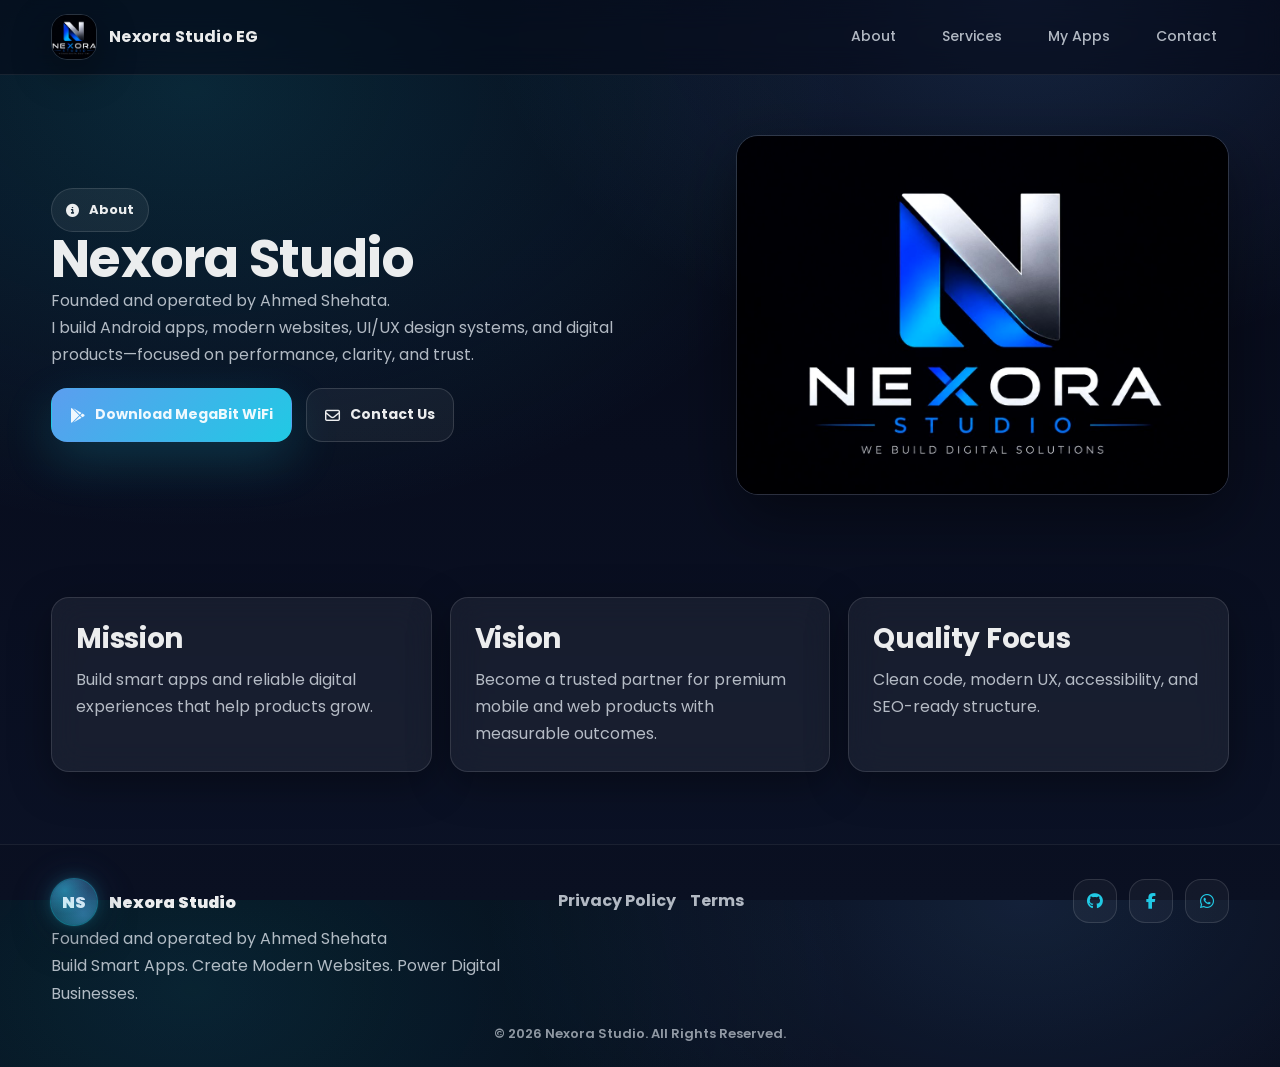
<file: about.html>
<!DOCTYPE html>
<html lang="en">
<head>
  <meta charset="UTF-8" />
  <meta name="viewport" content="width=device-width, initial-scale=1.0" />

  <title>About | Nexora Studio</title>
  <meta name="description" content="About Nexora Studio EG: Android app development, web development, UI/UX design, and digital products." />
  <meta name="keywords" content="About, Nexora Studio EG, Android Development, Web Development, UI/UX" />

  <link rel="canonical" href="https://YOUR_DOMAIN/about.html" />
  <meta name="robots" content="index,follow" />

  <meta property="og:title" content="About | Nexora Studio EG" />
  <meta property="og:description" content="Learn more about Nexora Studio EG and what we build." />
  <meta property="og:type" content="website" />
  <meta property="og:image" content="5938535917817630295_121.jpg" />
  <meta property="og:image:alt" content="Nexora Studio EG" />
  <meta name="twitter:image" content="5938535917817630295_121.jpg" />
  <link rel="icon" href="5938535917817630295_121.jpg" type="image/jpeg" />

  <meta property="og:url" content="https://YOUR_DOMAIN/about.html" />

  <meta name="twitter:card" content="summary" />
  <meta name="twitter:title" content="About | Nexora Studio EG" />
  <meta name="twitter:description" content="Learn more about our studio." />

  <script type="application/ld+json">
  {
"@context": "https://schema.org",
    "@type": "AboutPage",
    "name": "About Nexora Studio EG",
    "url": "https://YOUR_DOMAIN/about.html",
    "publisher": {
      "@type": "Person",
      "name": "Nexora Studio EG"
    }
  }
  </script>

  <link rel="preconnect" href="https://fonts.googleapis.com">
  <link rel="preconnect" href="https://fonts.gstatic.com" crossorigin>
  <link href="https://fonts.googleapis.com/css2?family=Poppins:wght@300;400;500;600;700&display=swap" rel="stylesheet">

<link rel="stylesheet" href="style.css" />

  <link rel="stylesheet" href="https://cdnjs.cloudflare.com/ajax/libs/font-awesome/6.5.0/css/all.min.css" />

  <!-- AdSense place-holder (do not add Publisher ID here yet) -->
  <!-- Put Google AdSense <script> in the same place across all pages later. -->
</head>
<body>
  <a class="skip-link" href="#main">Skip to content</a>

  <header class="topbar" role="banner">
    <div class="container topbar__inner">
      <a class="brand" href="index.html" aria-label="Nexora Studio EG">
        <img class="brand__face" src="5938535917817630295_121.jpg" alt="Nexora Studio EG" loading="eager" />
        <span class="brand__name">Nexora Studio EG</span>
      </a>
      <nav class="nav" aria-label="Primary">
        <a href="about.html" aria-current="page">About</a>
        <a href="index.html#services">Services</a>
        <a href="apps.html">My Apps</a>
        <a href="index.html#contact">Contact</a>
      </nav>
      <button class="icon-btn mobile-only" data-mobile-menu-toggle aria-label="Open menu">
        <i class="fa-solid fa-bars"></i>
      </button>
    </div>

    <div class="mobile-menu" data-mobile-menu>
      <div class="mobile-menu__panel">
        <div class="mobile-menu__links" role="navigation" aria-label="Mobile">
          <a href="about.html" aria-current="page">About</a>
          <a href="index.html#services">Services</a>
          <a href="apps.html">My Apps</a>
          <a href="index.html#contact">Contact</a>
          <a href="privacy.html">Privacy Policy</a>
        </div>
      </div>
    </div>
  </header>

  <main id="main" class="page">
    <section class="hero hero--small">
      <div class="container">
        <div class="hero__grid">
            <div class="hero__content">
            <div class="badge reveal"><i class="fa-solid fa-circle-info"></i> About</div>
            <h1 class="h1 reveal">Nexora Studio</h1>
<p class="lead reveal">Founded and operated by Ahmed Shehata.</p>
<p class="lead reveal">I build Android apps, modern websites, UI/UX design systems, and digital products—focused on performance, clarity, and trust.</p>
            <div class="hero__cta reveal">

              <a class="btn btn--primary" href="https://play.google.com/store/apps/details?id=com.albahnabwi.megabitpro" target="_blank" rel="noopener">
                <i class="fa-brands fa-google-play"></i> Download MegaBit WiFi
              </a>
              <a class="btn btn--ghost" href="index.html#contact">
                <i class="fa-regular fa-envelope"></i> Contact Us
              </a>
            </div>
          </div>

          <div class="hero__visual reveal" aria-hidden="true">
            <img class="hero-face" src="5938535917817630295_121.jpg" alt="Nexora Studio EG" loading="lazy" />
          </div>
        </div>
      </div>
    </section>

    <section class="section">
      <div class="container">
        <div class="grid-3">
          <article class="glass p-24 reveal">
            <h2 class="h2" style="margin-bottom:10px;">Mission</h2>
<p class="muted">Build smart apps and reliable digital experiences that help products grow.</p>
          </article>

          <article class="glass p-24 reveal">
            <h2 class="h2" style="margin-bottom:10px;">Vision</h2>
<p class="muted">Become a trusted partner for premium mobile and web products with measurable outcomes.</p>
          </article>

          <article class="glass p-24 reveal">
            <h2 class="h2" style="margin-bottom:10px;">Quality Focus</h2>
<p class="muted">Clean code, modern UX, accessibility, and SEO-ready structure.</p>
          </article>
        </div>
      </div>
    </section>
  </main>

  <footer class="footer">
    <div class="container footer__inner">
      <div>
        <div class="footer__brand">
          <span class="brand__mark" aria-hidden="true">NS</span>
          <span>Nexora Studio</span>
        </div>
        <p class="muted">Founded and operated by Ahmed Shehata</p>
        <p class="muted">Build Smart Apps. Create Modern Websites. Power Digital Businesses.</p>
      </div>

      <div class="footer__links">
        <a href="privacy.html">Privacy Policy</a>
        <a href="terms.html" onclick="return false;">Terms</a>
      </div>

      <div class="footer__social">
        <a href="#" aria-label="GitHub" onclick="return false;"><i class="fa-brands fa-github"></i></a>
        <a href="#" aria-label="Facebook" onclick="return false;"><i class="fa-brands fa-facebook-f"></i></a>
        <a href="#" aria-label="WhatsApp" onclick="return false;"><i class="fa-brands fa-whatsapp"></i></a>
      </div>
    </div>

    <div class="container footer__bottom">
      <span>© <span id="year"></span> Nexora Studio. All Rights Reserved.</span>
    </div>
  </footer>

  <script>
    document.getElementById('year').textContent = new Date().getFullYear();
  </script>
<script src="script.js" defer></script>
</body>
</html>
</file>
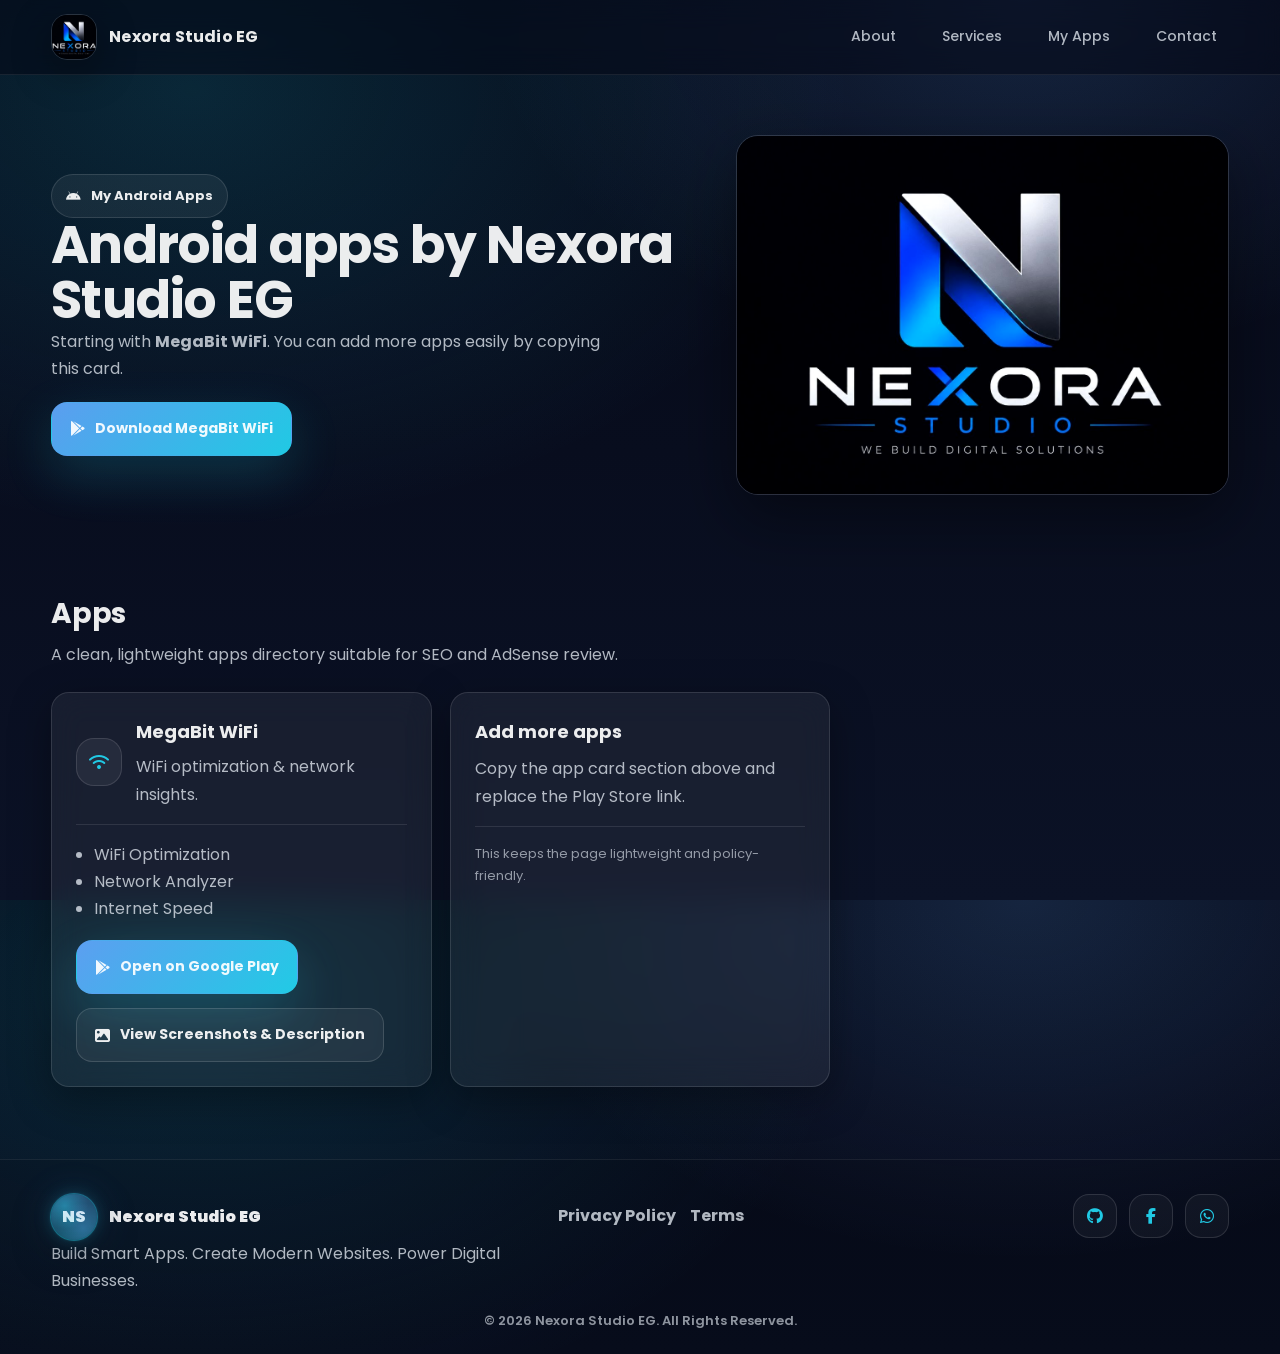
<file: apps.html>
<!DOCTYPE html>
<html lang="en">
<head>
  <meta charset="UTF-8" />
  <meta name="viewport" content="width=device-width, initial-scale=1.0" />

  <!-- SEO: Title/Description (edit for your real content as needed) -->
  <title>My Android Apps | Nexora Studio EG</title>
  <meta name="description" content="Explore Nexora Studio EG Android apps, starting with MegaBit WiFi. Download directly from Google Play." />
  <meta name="keywords" content="Android apps, MegaBit WiFi, Nexora Studio EG, Google Play" />

  <!-- Canonical + Robots -->
  <link rel="canonical" href="https://YOUR_DOMAIN/apps.html" />
  <meta name="robots" content="index,follow" />

  <!-- Open Graph -->
  <meta property="og:title" content="My Android Apps | Nexora Studio EG" />
  <meta property="og:description" content="Explore Nexora Studio EG Android apps, including MegaBit WiFi." />
  <meta property="og:type" content="website" />
  <meta property="og:image" content="5938535917817630295_121.jpg" />
  <meta property="og:image:alt" content="Nexora Studio EG" />
  <meta name="twitter:image" content="5938535917817630295_121.jpg" />
  <link rel="icon" href="5938535917817630295_121.jpg" type="image/jpeg" />

  <meta property="og:url" content="https://YOUR_DOMAIN/apps.html" />

  <!-- Twitter Card -->
  <meta name="twitter:card" content="summary" />
  <meta name="twitter:title" content="My Android Apps | Nexora Studio EG" />
  <meta name="twitter:description" content="Explore Nexora Studio EG Android apps, including MegaBit WiFi." />

  <!-- JSON-LD (basic) -->
  <script type="application/ld+json">
  {
    "@context": "https://schema.org",
    "@type": "WebPage",
    "name": "My Android Apps | Nexora Studio EG",
    "description": "Explore Nexora Studio EG Android apps, including MegaBit WiFi.",
    "url": "https://YOUR_DOMAIN/apps.html",
    "publisher": {
      "@type": "Organization",
      "name": "Nexora Studio EG"
    }
  }
  </script>

  <!-- Performance: preload critical assets -->
  <link rel="preconnect" href="https://fonts.googleapis.com">
  <link rel="preconnect" href="https://fonts.gstatic.com" crossorigin>
  <link href="https://fonts.googleapis.com/css2?family=Poppins:wght@300;400;500;600;700&display=swap" rel="stylesheet">

  <link rel="stylesheet" href="style.css" />
  <link rel="stylesheet" href="https://cdnjs.cloudflare.com/ajax/libs/font-awesome/6.5.0/css/all.min.css" />

  <!-- AdSense place-holder (DO NOT add a publisher ID here yet) -->
  <!--
    Put Google AdSense <script> here later after you have a valid AdSense Publisher ID:
    Example:
    <script async src="https://pagead2.googlesyndication.com/pagead/js/adsbygoogle.js?client=ca-pub-YOUR_ID" crossorigin="anonymous"></script>
  -->
</head>
<body>
  <a class="skip-link" href="#main">Skip to content</a>

  <header class="topbar" role="banner">
    <div class="container topbar__inner">
      <a class="brand" href="index.html" aria-label="Nexora Studio EG">
        <img class="brand__face" src="5938535917817630295_121.jpg" alt="Nexora Studio EG" loading="eager" />
        <span class="brand__name">Nexora Studio EG</span>
      </a>

      <nav class="nav" aria-label="Primary">
        <a href="index.html#about">About</a>
        <a href="index.html#services">Services</a>
        <a href="apps.html" aria-current="page">My Apps</a>
        <a href="index.html#contact">Contact</a>
      </nav>

      <button class="icon-btn mobile-only" data-mobile-menu-toggle aria-label="Open menu">
        <i class="fa-solid fa-bars"></i>
      </button>
    </div>

    <div class="mobile-menu" data-mobile-menu>
      <div class="mobile-menu__panel">
        <div class="mobile-menu__links" role="navigation" aria-label="Mobile">
          <a href="index.html#about">About</a>
          <a href="index.html#services">Services</a>
          <a href="apps.html" aria-current="page">My Apps</a>
          <a href="index.html#contact">Contact</a>
          <a href="privacy.html">Privacy Policy</a>
        </div>
      </div>
    </div>
  </header>

  <main id="main" class="page">
    <section class="hero hero--small">
      <div class="container">
        <div class="hero__grid">
          <div class="hero__content">
            <div class="badge reveal"><i class="fa-brands fa-android"></i> My Android Apps</div>
            <h1 class="h1 reveal">Android apps by Nexora Studio EG</h1>
            <p class="lead reveal">Starting with <b>MegaBit WiFi</b>. You can add more apps easily by copying this card.</p>

            <div class="hero__cta reveal">
              <a class="btn btn--primary" href="https://play.google.com/store/apps/details?id=com.albahnabwi.megabitpro" target="_blank" rel="noopener">
                <i class="fa-brands fa-google-play"></i> Download MegaBit WiFi
              </a>
            </div>
          </div>

          <div class="hero__visual reveal" aria-hidden="true">
            <img class="hero-face" src="5938535917817630295_121.jpg" alt="Nexora Studio EG" loading="lazy" />
          </div>
        </div>
      </div>
    </section>

    <section class="section">
      <div class="container">
        <div class="section-head reveal">
          <h2 class="h2">Apps</h2>
          <p class="muted">A clean, lightweight apps directory suitable for SEO and AdSense review.</p>
        </div>

        <div class="grid-3" style="align-items:stretch;">
          <!-- APP CARD: MegaBit WiFi -->
          <article class="glass p-24 reveal" style="height:100%;">
            <div style="display:flex; gap:14px; align-items:center;">
              <div class="icon-circle" style="margin-bottom:0;">
                <i class="fa-solid fa-wifi"></i>
              </div>
              <div>
                <h3 class="h3" style="margin:0;">MegaBit WiFi</h3>
                <p class="muted" style="margin-top:6px;">WiFi optimization & network insights.</p>
              </div>
            </div>

            <div class="divider" style="margin:16px 0;" aria-hidden="true"></div>

            <ul class="list" style="padding-left:18px;">
              <li class="muted">WiFi Optimization</li>
              <li class="muted">Network Analyzer</li>
              <li class="muted">Internet Speed</li>
            </ul>

            <div class="cta-row" style="margin-top:18px;">
              <a class="btn btn--primary" href="https://play.google.com/store/apps/details?id=com.albahnabwi.megabitpro" target="_blank" rel="noopener">
                <i class="fa-brands fa-google-play"></i> Open on Google Play
              </a>
              <a class="btn btn--ghost" href="megabit-wifi.html">
                <i class="fa-solid fa-image"></i> View Screenshots & Description
              </a>
            </div>


            <!-- Add more app cards by duplicating this <article> and changing fields -->
          </article>

          <!-- Placeholder card (no fake apps). Remove if you want only real app(s). -->
          <!--
          <article class="glass p-24 reveal" style="height:100%;">
            <div style="display:flex; gap:14px; align-items:center;">
              <div class="icon-circle" style="margin-bottom:0;">
                <i class="fa-solid fa-mobile-screen"></i>
              </div>
              <div>
                <h3 class="h3" style="margin:0;">App Name</h3>
                <p class="muted" style="margin-top:6px;">Short description.</p>
              </div>
            </div>
            <div class="divider" style="margin:16px 0;" aria-hidden="true"></div>
            <ul class="list" style="padding-left:18px;">
              <li class="muted">Feature 1</li>
              <li class="muted">Feature 2</li>
            </ul>
            <div class="cta-row" style="margin-top:18px;">
              <a class="btn btn--primary" href="PASTE_GOOGLE_PLAY_URL" target="_blank" rel="noopener">
                <i class="fa-brands fa-google-play"></i> Open on Google Play
              </a>
            </div>
          </article>
          -->

          <div style="display:flex; align-items:stretch;">
            <article class="glass p-24 reveal" style="height:100%; width:100%;">
              <h3 class="h3">Add more apps</h3>
              <p class="muted" style="margin-top:8px;">Copy the app card section above and replace the Play Store link.</p>
              <div class="divider" style="margin:16px 0;" aria-hidden="true"></div>
              <p class="muted small">This keeps the page lightweight and policy-friendly.</p>
            </article>
          </div>
        </div>
      </div>
    </section>
  </main>

  <footer class="footer">
    <div class="container footer__inner">
      <div>
        <div class="footer__brand">
          <span class="brand__mark" aria-hidden="true">NS</span>
          <span>Nexora Studio EG</span>
        </div>
        <p class="muted">Build Smart Apps. Create Modern Websites. Power Digital Businesses.</p>
      </div>

      <div class="footer__links">
        <a href="privacy.html">Privacy Policy</a>
        <a href="terms.html">Terms</a>
      </div>

      <div class="footer__social">
        <a href="#" aria-label="GitHub" onclick="return false;"><i class="fa-brands fa-github"></i></a>
        <a href="#" aria-label="Facebook" onclick="return false;"><i class="fa-brands fa-facebook-f"></i></a>
        <a href="#" aria-label="WhatsApp" onclick="return false;"><i class="fa-brands fa-whatsapp"></i></a>
      </div>
    </div>

    <div class="container footer__bottom">
      <span>© <span id="year"></span> Nexora Studio EG. All Rights Reserved.</span>
    </div>
  </footer>

  <script>
    document.getElementById('year').textContent = new Date().getFullYear();
  </script>
  <script src="script.js" defer></script>

</body>
</html>
</file>
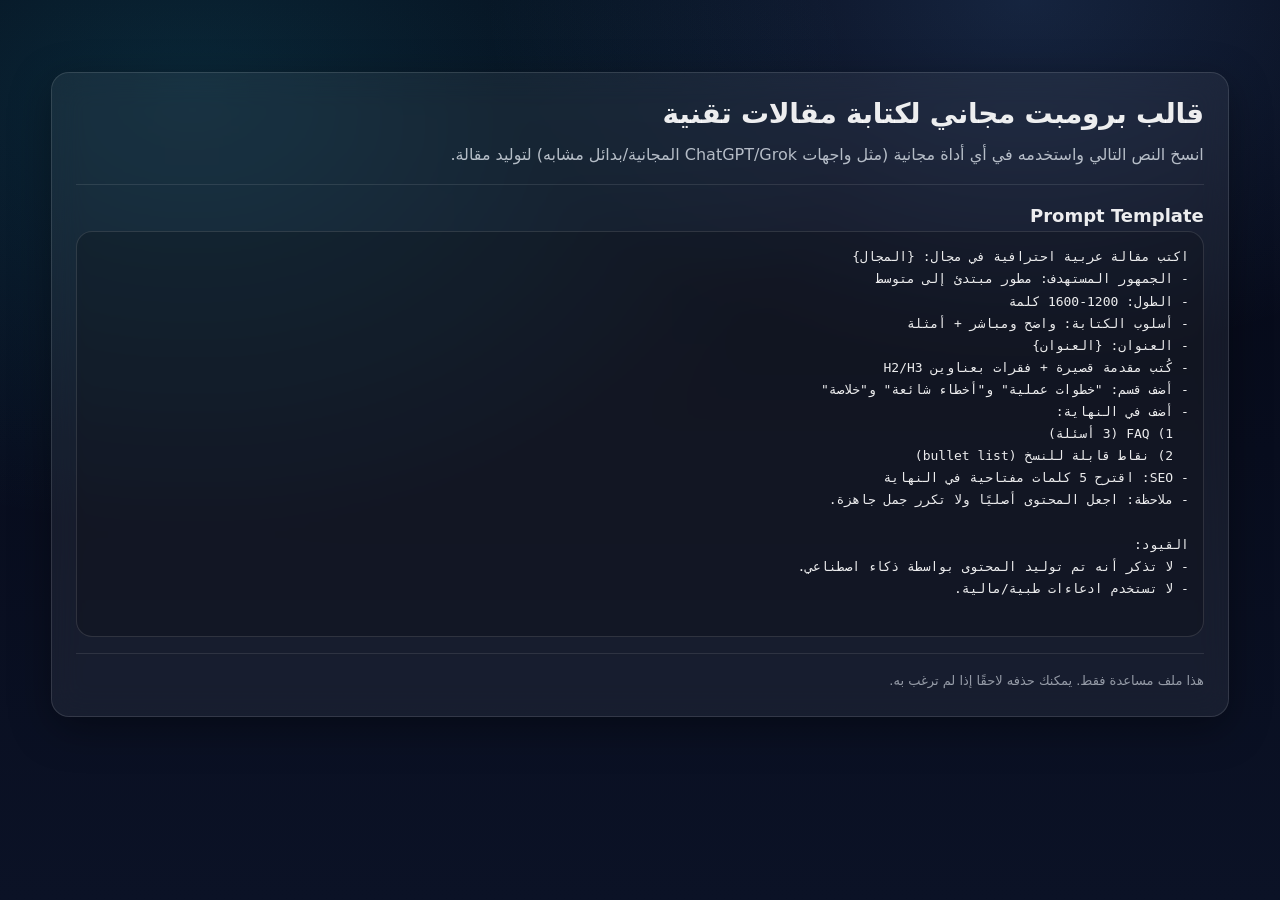
<file: article-prompt-template.html>
<!DOCTYPE html>
<html lang="ar" dir="rtl">
<head>
  <meta charset="UTF-8" />
  <meta name="viewport" content="width=device-width, initial-scale=1.0" />
  <title>قالب توليد مقالة</title>
  <link rel="stylesheet" href="style.css" />
  <link rel="stylesheet" href="https://cdnjs.cloudflare.com/ajax/libs/font-awesome/6.5.0/css/all.min.css" />
</head>
<body>
  <main class="page" id="main">
    <section class="section">
      <div class="container">
        <div class="glass p-24 reveal" style="opacity:1; transform:none;">
          <h1 class="h2">قالب برومبت مجاني لكتابة مقالات تقنية</h1>
          <p class="muted" style="margin-top:10px;">
            انسخ النص التالي واستخدمه في أي أداة مجانية (مثل واجهات ChatGPT/Grok المجانية/بدائل مشابه) لتوليد مقالة.
          </p>
          <div class="divider" style="margin:16px 0;"></div>

          <h2 class="h3">Prompt Template</h2>
          <pre style="white-space:pre-wrap; background:rgba(0,0,0,.18); border:1px solid rgba(255,255,255,.12); padding:14px; border-radius:16px; color:rgba(255,255,255,.92);">
اكتب مقالة عربية احترافية في مجال: {المجال}
- الجمهور المستهدف: مطور مبتدئ إلى متوسط
- الطول: 1200-1600 كلمة
- أسلوب الكتابة: واضح ومباشر + أمثلة
- العنوان: {العنوان}
- كُتب مقدمة قصيرة + فقرات بعناوين H2/H3
- أضف قسم: "خطوات عملية" و"أخطاء شائعة" و"خلاصة"
- أضف في النهاية:
  1) FAQ (3 أسئلة)
  2) نقاط قابلة للنسخ (bullet list)
- SEO: اقترح 5 كلمات مفتاحية في النهاية
- ملاحظة: اجعل المحتوى أصليًا ولا تكرر جمل جاهزة.

القيود:
- لا تذكر أنه تم توليد المحتوى بواسطة ذكاء اصطناعي.
- لا تستخدم ادعاءات طبية/مالية.
          </pre>

          <div class="divider" style="margin:16px 0;"></div>
          <p class="muted small">هذا ملف مساعدة فقط. يمكنك حذفه لاحقًا إذا لم ترغب به.</p>
        </div>
      </div>
    </section>
  </main>
</body>
</html>
</file>
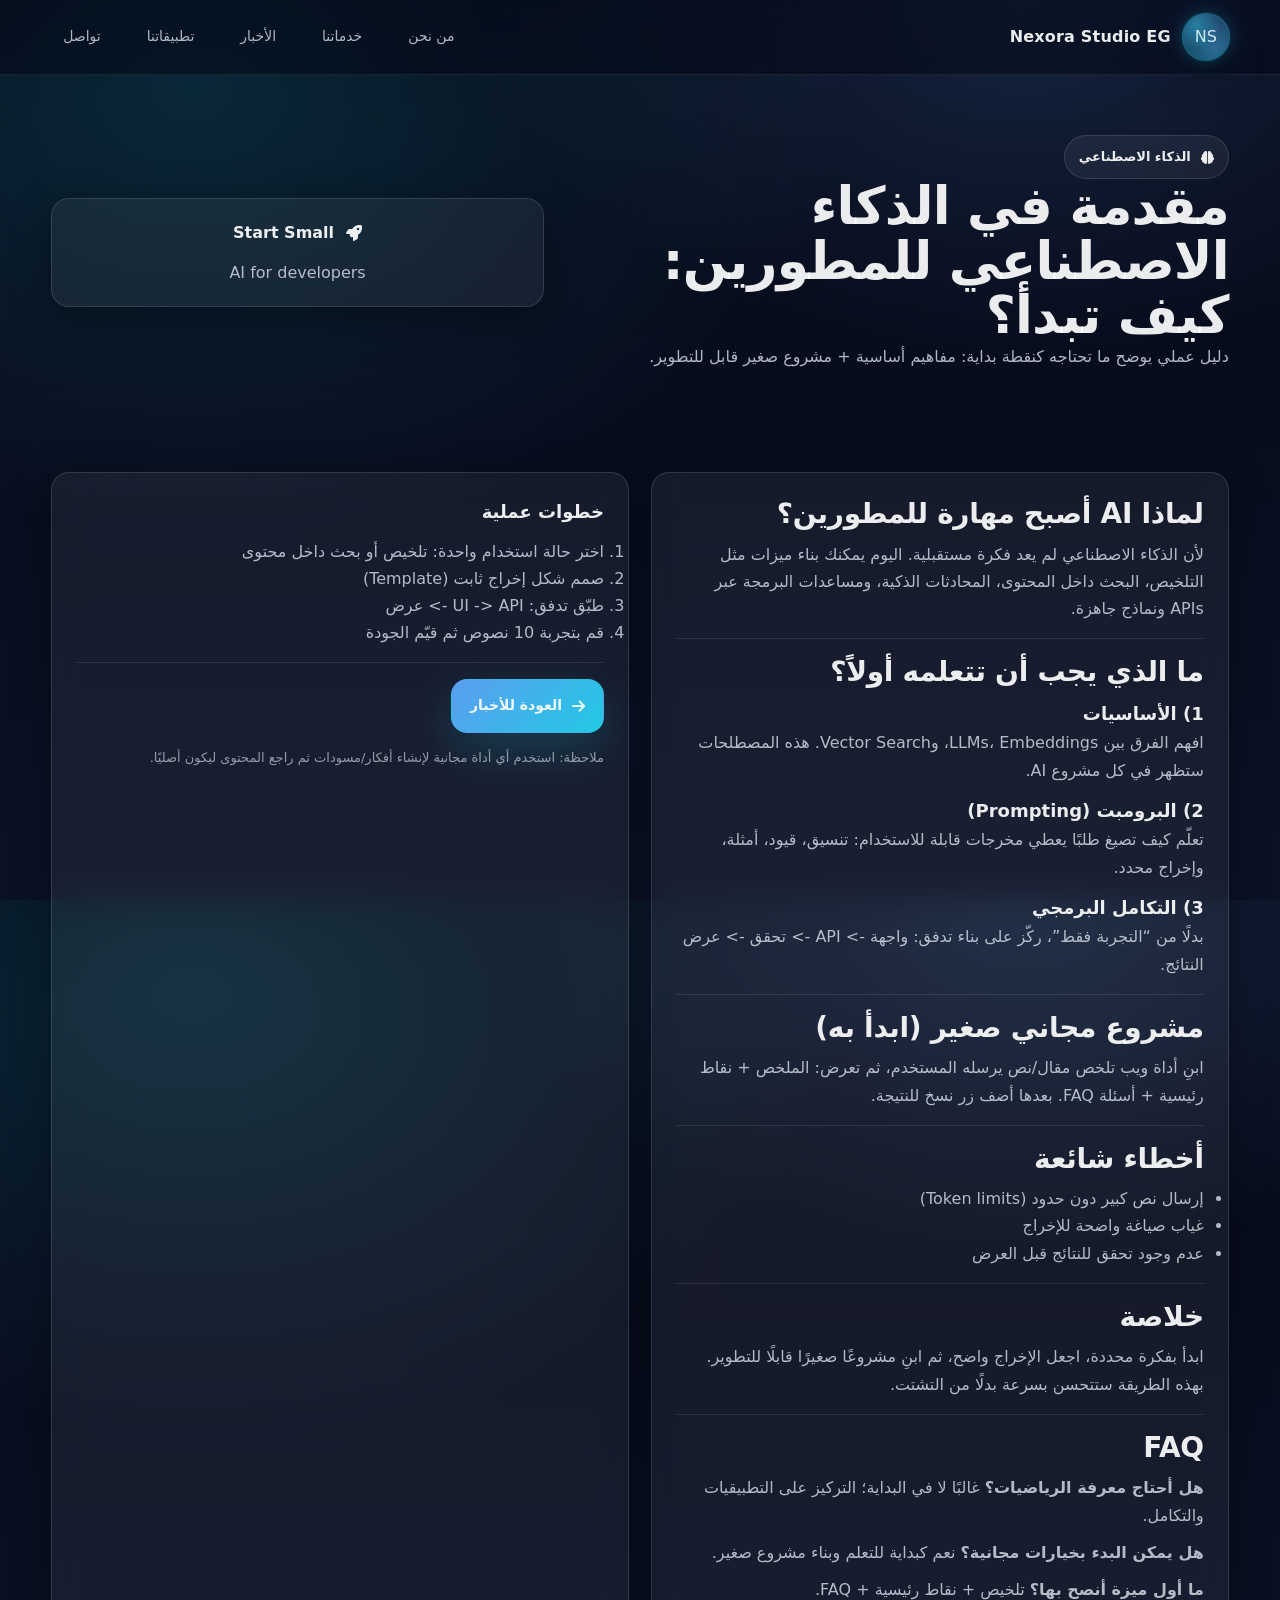
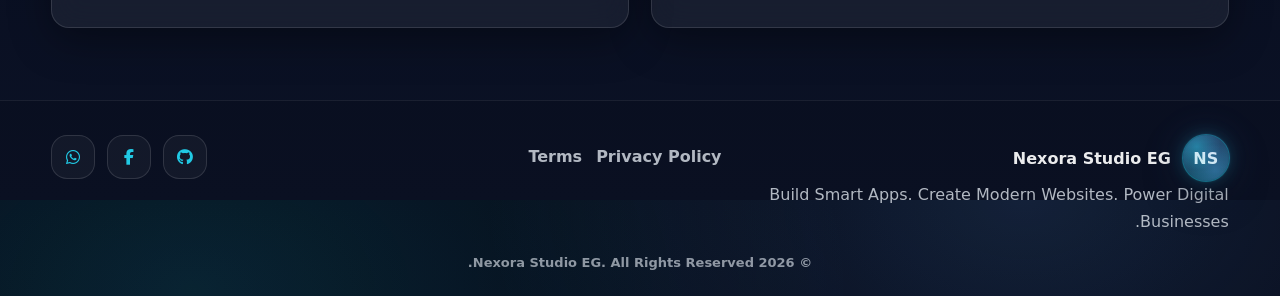
<file: article-sample-ai-tech-1.html>
<!DOCTYPE html>
<html lang="ar" dir="rtl">
<head>
  <meta charset="UTF-8" />
  <meta name="viewport" content="width=device-width, initial-scale=1.0" />

  <title>مقدمة في الذكاء الاصطناعي للمطورين: كيف تبدأ؟ | Nexora Studio EG</title>
  <meta name="description" content="مقالة عربية عملية للمطورين حول كيفية البدء في الذكاء الاصطناعي: مفاهيم أساسية، أدوات مجانية، وأول مشروع عملي." />
  <meta name="keywords" content="الذكاء الاصطناعي, للمطورين, AI, نماذج, API" />

  <link rel="canonical" href="https://YOUR_DOMAIN/article-sample-ai-tech-1.html" />
  <meta name="robots" content="index,follow" />

  <meta property="og:title" content="مقدمة في الذكاء الاصطناعي للمطورين: كيف تبدأ؟" />
  <meta property="og:description" content="مقالة عملية حول بدء الذكاء الاصطناعي للمطورين." />
  <meta property="og:type" content="article" />
  <meta property="og:url" content="https://YOUR_DOMAIN/article-sample-ai-tech-1.html" />

  <script type="application/ld+json">
  {
    "@context": "https://schema.org",
    "@type": "BlogPosting",
    "headline": "مقدمة في الذكاء الاصطناعي للمطورين: كيف تبدأ؟",
    "description": "مقالة عملية للمطورين حول كيفية البدء في الذكاء الاصطناعي.",
    "mainEntityOfPage": {"@type":"WebPage","@id":"https://YOUR_DOMAIN/article-sample-ai-tech-1.html"}
  }
  </script>

  <link rel="stylesheet" href="style.css" />
  <link rel="stylesheet" href="https://cdnjs.cloudflare.com/ajax/libs/font-awesome/6.5.0/css/all.min.css" />
</head>
<body>
  <a class="skip-link" href="#main">تخطي إلى المحتوى</a>

  <header class="topbar" role="banner">
    <div class="container topbar__inner">
      <a class="brand" href="index.html" aria-label="Nexora Studio EG">
        <span class="brand__mark" aria-hidden="true">NS</span>
        <span class="brand__name">Nexora Studio EG</span>
      </a>
      <nav class="nav" aria-label="Primary">
        <a href="team.html">من نحن</a>
        <a href="services.html">خدماتنا</a>
        <a href="posts.html">الأخبار</a>
        <a href="apps.html">تطبيقاتنا</a>
        <a href="index.html#contact">تواصل</a>
      </nav>
      <button class="icon-btn mobile-only" data-mobile-menu-toggle aria-label="فتح القائمة">
        <i class="fa-solid fa-bars"></i>
      </button>
    </div>
    <div class="mobile-menu" data-mobile-menu>
      <div class="mobile-menu__panel">
        <div class="mobile-menu__links" role="navigation" aria-label="Mobile">
          <a href="team.html">من نحن</a>
          <a href="services.html">خدماتنا</a>
          <a href="posts.html">الأخبار</a>
          <a href="apps.html">تطبيقاتنا</a>
          <a href="index.html#contact">تواصل</a>
          <a href="privacy.html">Privacy Policy</a>
        </div>
      </div>
    </div>
  </header>

  <main id="main" class="page">
    <section class="hero hero--small">
      <div class="container">
        <div class="hero__grid">
          <div class="hero__content">
            <div class="badge reveal"><i class="fa-solid fa-brain"></i> الذكاء الاصطناعي</div>
            <h1 class="h1 reveal">مقدمة في الذكاء الاصطناعي للمطورين: كيف تبدأ؟</h1>
            <p class="lead reveal">دليل عملي يوضح ما تحتاجه كنقطة بداية: مفاهيم أساسية + مشروع صغير قابل للتطوير.</p>
          </div>
          <div class="hero__visual reveal" aria-hidden="true">
            <div class="glass card-mock" style="padding:20px;">
              <div class="card-mock__top" style="display:flex;gap:12px;align-items:center;justify-content:center;">
                <i class="fa-solid fa-rocket"></i>
                <span style="font-weight:800;">Start Small</span>
              </div>
              <div class="card-mock__body" style="margin-top:12px;text-align:center;">
                <p class="muted">AI for developers</p>
              </div>
            </div>
          </div>
        </div>
      </div>
    </section>

    <section class="section">
      <div class="container">
        <div class="grid-2">
          <article class="glass p-24 reveal">
            <h2 class="h2" style="margin-bottom:10px;">لماذا AI أصبح مهارة للمطورين؟</h2>
            <p class="muted">لأن الذكاء الاصطناعي لم يعد فكرة مستقبلية. اليوم يمكنك بناء ميزات مثل التلخيص، البحث داخل المحتوى، المحادثات الذكية، ومساعدات البرمجة عبر APIs ونماذج جاهزة.</p>

            <div class="divider" style="margin:16px 0;"></div>

            <h2 class="h2" style="margin-bottom:10px;">ما الذي يجب أن تتعلمه أولاً؟</h2>
            <h3 class="h3">1) الأساسيات</h3>
            <p class="muted">افهم الفرق بين LLMs، Embeddings، وVector Search. هذه المصطلحات ستظهر في كل مشروع AI.</p>

            <h3 class="h3" style="margin-top:12px;">2) البرومبت (Prompting)</h3>
            <p class="muted">تعلّم كيف تصيغ طلبًا يعطي مخرجات قابلة للاستخدام: تنسيق، قيود، أمثلة، وإخراج محدد.</p>

            <h3 class="h3" style="margin-top:12px;">3) التكامل البرمجي</h3>
            <p class="muted">بدلًا من “التجربة فقط”، ركّز على بناء تدفق: واجهة -> API -> تحقق -> عرض النتائج.</p>

            <div class="divider" style="margin:16px 0;"></div>

            <h2 class="h2" style="margin-bottom:10px;">مشروع مجاني صغير (ابدأ به)</h2>
            <p class="muted">ابنِ أداة ويب تلخص مقال/نص يرسله المستخدم، ثم تعرض: الملخص + نقاط رئيسية + أسئلة FAQ. بعدها أضف زر نسخ للنتيجة.</p>

            <div class="divider" style="margin:16px 0;"></div>

            <h2 class="h2" style="margin-bottom:10px;">أخطاء شائعة</h2>
            <ul class="list" style="padding-left:18px;">
              <li class="muted">إرسال نص كبير دون حدود (Token limits)</li>
              <li class="muted">غياب صياغة واضحة للإخراج</li>
              <li class="muted">عدم وجود تحقق للنتائج قبل العرض</li>
            </ul>

            <div class="divider" style="margin:16px 0;"></div>

            <h2 class="h2" style="margin-bottom:10px;">خلاصة</h2>
            <p class="muted">ابدأ بفكرة محددة، اجعل الإخراج واضح، ثم ابنِ مشروعًا صغيرًا قابلًا للتطوير. بهذه الطريقة ستتحسن بسرعة بدلًا من التشتت.</p>

            <div class="divider" style="margin:16px 0;"></div>
            <h2 class="h2" style="margin-bottom:10px;">FAQ</h2>
            <p class="muted"><b>هل أحتاج معرفة الرياضيات؟</b> غالبًا لا في البداية؛ التركيز على التطبيقيات والتكامل.</p>
            <p class="muted" style="margin-top:10px;"><b>هل يمكن البدء بخيارات مجانية؟</b> نعم كبداية للتعلم وبناء مشروع صغير.</p>
            <p class="muted" style="margin-top:10px;"><b>ما أول ميزة أنصح بها؟</b> تلخيص + نقاط رئيسية + FAQ.</p>
          </article>

          <aside class="glass p-24 reveal">
            <h3 class="h3" style="margin-bottom:10px;">خطوات عملية</h3>
            <ol class="list" style="padding-left:18px;">
              <li class="muted">اختر حالة استخدام واحدة: تلخيص أو بحث داخل محتوى</li>
              <li class="muted">صمم شكل إخراج ثابت (Template)</li>
              <li class="muted">طبّق تدفق: UI -> API -> عرض</li>
              <li class="muted">قم بتجربة 10 نصوص ثم قيّم الجودة</li>
            </ol>

            <div class="divider" style="margin:16px 0;"></div>

            <div class="cta-row" style="justify-content:flex-start;">
              <a class="btn btn--primary" href="posts.html"><i class="fa-solid fa-arrow-right"></i> العودة للأخبار</a>
            </div>

            <p class="muted small" style="margin-top:14px;">
              ملاحظة: استخدم أي أداة مجانية لإنشاء أفكار/مسودات ثم راجع المحتوى ليكون أصليًا.
            </p>
          </aside>
        </div>
      </div>
    </section>
  </main>

  <footer class="footer">
    <div class="container footer__inner">
      <div>
        <div class="footer__brand">
          <span class="brand__mark" aria-hidden="true">NS</span>
          <span>Nexora Studio EG</span>
        </div>
        <p class="muted">Build Smart Apps. Create Modern Websites. Power Digital Businesses.</p>
      </div>
      <div class="footer__links">
        <a href="privacy.html">Privacy Policy</a>
        <a href="terms.html">Terms</a>
      </div>
      <div class="footer__social">
        <a href="#" aria-label="GitHub" onclick="return false;"><i class="fa-brands fa-github"></i></a>
        <a href="#" aria-label="Facebook" onclick="return false;"><i class="fa-brands fa-facebook-f"></i></a>
        <a href="#" aria-label="WhatsApp" onclick="return false;"><i class="fa-brands fa-whatsapp"></i></a>
      </div>
    </div>
    <div class="container footer__bottom">
      <span>© <span id="year"></span> Nexora Studio EG. All Rights Reserved.</span>
    </div>
  </footer>

  <script>
    document.getElementById('year').textContent = new Date().getFullYear();
  </script>
  <script src="script.js" defer></script>
</body>
</html>
</file>
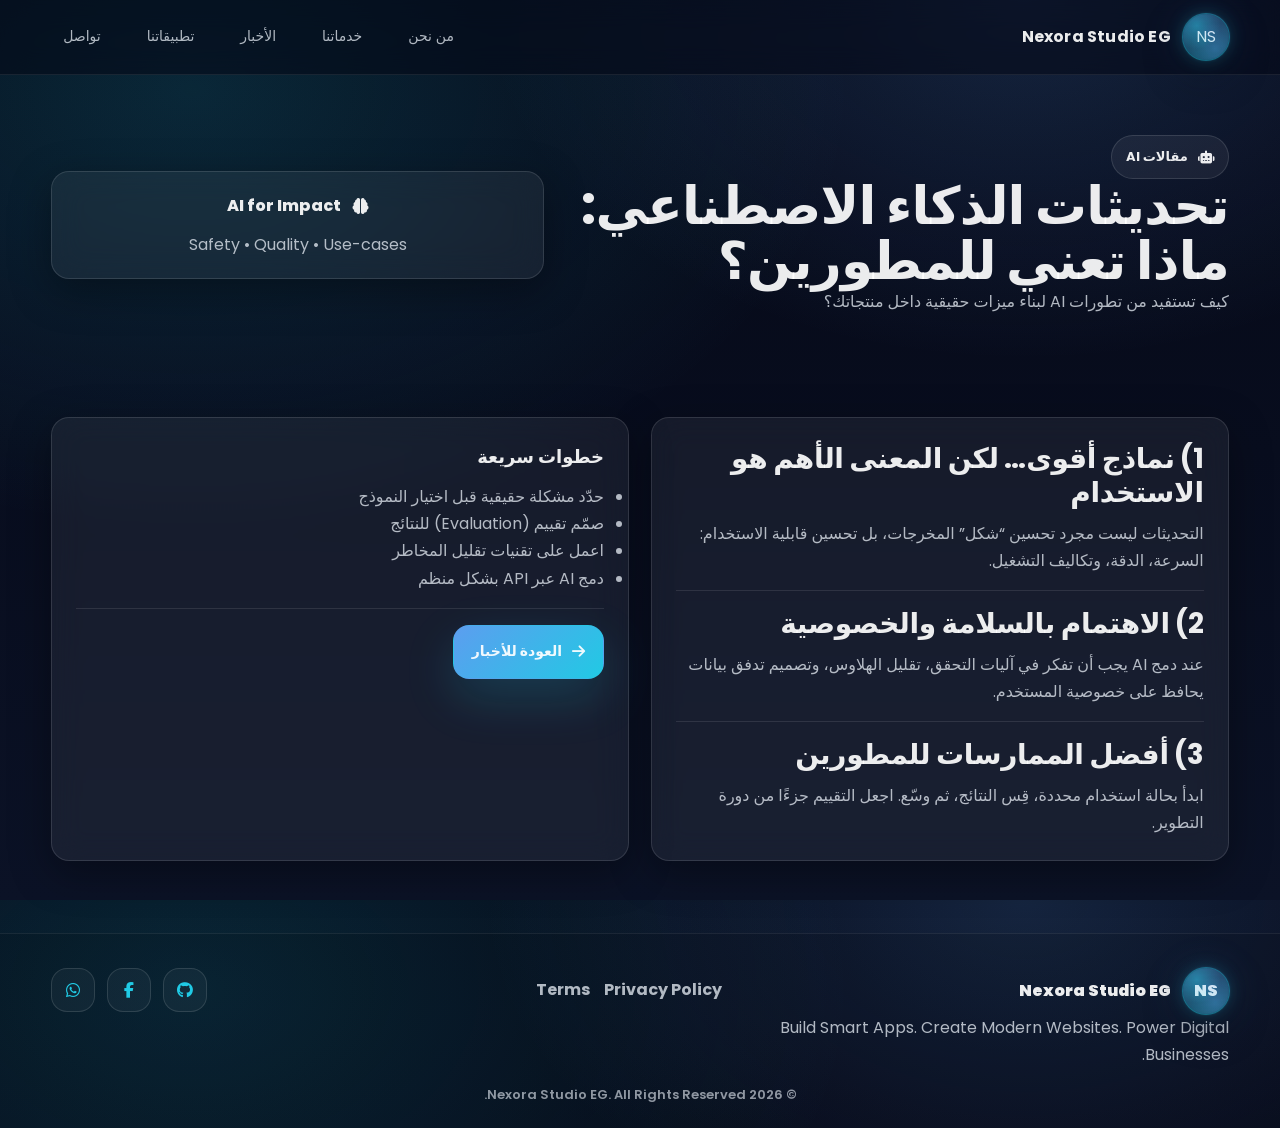
<file: articles-ai-updates-2026.html>
<!DOCTYPE html>
<html lang="ar" dir="rtl">
<head>
  <meta charset="UTF-8" />
  <meta name="viewport" content="width=device-width, initial-scale=1.0" />

  <title>تحديثات الذكاء الاصطناعي: ماذا تعني للمطورين؟ | Nexora Studio EG</title>
  <meta name="description" content="فهم تحديثات الذكاء الاصطناعي: نماذج جديدة، حالات استخدام، وأفضل الممارسات لتطبيقات آمنة وفعالة." />
  <meta name="keywords" content="الذكاء الاصطناعي, AI updates, نماذج, APIs, تطبيقات" />

  <link rel="canonical" href="https://YOUR_DOMAIN/articles-ai-updates-2026.html" />
  <meta name="robots" content="index,follow" />

  <meta property="og:title" content="تحديثات الذكاء الاصطناعي: ماذا تعني للمطورين؟" />
  <meta property="og:description" content="فهم تحديثات AI وتطبيقاتها العملية للمطورين." />
  <meta property="og:type" content="article" />
  <meta property="og:url" content="https://YOUR_DOMAIN/articles-ai-updates-2026.html" />

  <script type="application/ld+json">
  {
    "@context": "https://schema.org",
    "@type": "BlogPosting",
    "headline": "تحديثات الذكاء الاصطناعي: ماذا تعني للمطورين؟",
    "description": "نظرة على تحديثات AI وأفضل الممارسات لتطبيقات آمنة وفعالة.",
    "mainEntityOfPage": {"@type":"WebPage","@id":"https://YOUR_DOMAIN/articles-ai-updates-2026.html"}
  }
  </script>

  <link rel="preconnect" href="https://fonts.googleapis.com">
  <link rel="preconnect" href="https://fonts.gstatic.com" crossorigin>
  <link href="https://fonts.googleapis.com/css2?family=Poppins:wght@300;400;500;600;700&display=swap" rel="stylesheet">

  <link rel="stylesheet" href="style.css" />
  <link rel="stylesheet" href="https://cdnjs.cloudflare.com/ajax/libs/font-awesome/6.5.0/css/all.min.css" />
</head>
<body>
  <a class="skip-link" href="#main">تخطي إلى المحتوى</a>

  <header class="topbar" role="banner">
    <div class="container topbar__inner">
      <a class="brand" href="index.html" aria-label="Nexora Studio EG">
        <span class="brand__mark" aria-hidden="true">NS</span>
        <span class="brand__name">Nexora Studio EG</span>
      </a>

      <nav class="nav" aria-label="Primary">
        <a href="team.html">من نحن</a>
        <a href="services.html">خدماتنا</a>
        <a href="posts.html">الأخبار</a>
        <a href="apps.html">تطبيقاتنا</a>
        <a href="index.html#contact">تواصل</a>
      </nav>

      <button class="icon-btn mobile-only" data-mobile-menu-toggle aria-label="فتح القائمة">
        <i class="fa-solid fa-bars"></i>
      </button>
    </div>

    <div class="mobile-menu" data-mobile-menu>
      <div class="mobile-menu__panel">
        <div class="mobile-menu__links" role="navigation" aria-label="Mobile">
          <a href="team.html">من نحن</a>
          <a href="services.html">خدماتنا</a>
          <a href="posts.html">الأخبار</a>
          <a href="apps.html">تطبيقاتنا</a>
          <a href="index.html#contact">تواصل</a>
          <a href="privacy.html">Privacy Policy</a>
        </div>
      </div>
    </div>
  </header>

  <main id="main" class="page">
    <section class="hero hero--small">
      <div class="container">
        <div class="hero__grid">
          <div class="hero__content">
            <div class="badge reveal"><i class="fa-solid fa-robot"></i> مقالات AI</div>
            <h1 class="h1 reveal">تحديثات الذكاء الاصطناعي: ماذا تعني للمطورين؟</h1>
            <p class="lead reveal">كيف تستفيد من تطورات AI لبناء ميزات حقيقية داخل منتجاتك؟</p>
          </div>

          <div class="hero__visual reveal" aria-hidden="true">
            <div class="glass card-mock" style="padding:20px;">
              <div class="card-mock__top" style="display:flex;gap:12px;align-items:center;justify-content:center;">
                <i class="fa-solid fa-brain"></i>
                <span style="font-weight:800;">AI for Impact</span>
              </div>
              <div class="card-mock__body" style="margin-top:12px;text-align:center;">
                <p class="muted">Safety • Quality • Use-cases</p>
              </div>
            </div>
          </div>
        </div>
      </div>
    </section>

    <section class="section">
      <div class="container">
        <div class="grid-2">
          <article class="glass p-24 reveal">
            <h2 class="h2" style="margin-bottom:10px;">1) نماذج أقوى… لكن المعنى الأهم هو الاستخدام</h2>
            <p class="muted">
              التحديثات ليست مجرد تحسين “شكل” المخرجات، بل تحسين قابلية الاستخدام: السرعة، الدقة، وتكاليف التشغيل.
            </p>
            <div class="divider" style="margin:16px 0;"></div>

            <h2 class="h2" style="margin-bottom:10px;">2) الاهتمام بالسلامة والخصوصية</h2>
            <p class="muted">
              عند دمج AI يجب أن تفكر في آليات التحقق، تقليل الهلاوس، وتصميم تدفق بيانات يحافظ على خصوصية المستخدم.
            </p>
            <div class="divider" style="margin:16px 0;"></div>

            <h2 class="h2" style="margin-bottom:10px;">3) أفضل الممارسات للمطورين</h2>
            <p class="muted">
              ابدأ بحالة استخدام محددة، قِس النتائج، ثم وسّع. اجعل التقييم جزءًا من دورة التطوير.
            </p>
          </article>

          <aside class="glass p-24 reveal">
            <h3 class="h3" style="margin-bottom:10px;">خطوات سريعة</h3>
            <ul class="list" style="padding-left:18px;">
              <li class="muted">حدّد مشكلة حقيقية قبل اختيار النموذج</li>
              <li class="muted">صمّم تقييم (Evaluation) للنتائج</li>
              <li class="muted">اعمل على تقنيات تقليل المخاطر</li>
              <li class="muted">دمج AI عبر API بشكل منظم</li>
            </ul>
            <div class="divider" style="margin:16px 0;"></div>
            <a class="btn btn--primary" href="posts.html"><i class="fa-solid fa-arrow-right"></i> العودة للأخبار</a>
          </aside>
        </div>
      </div>
    </section>
  </main>

  <footer class="footer">
    <div class="container footer__inner">
      <div>
        <div class="footer__brand">
          <span class="brand__mark" aria-hidden="true">NS</span>
          <span>Nexora Studio EG</span>
        </div>
        <p class="muted">Build Smart Apps. Create Modern Websites. Power Digital Businesses.</p>
      </div>
      <div class="footer__links">
        <a href="privacy.html">Privacy Policy</a>
        <a href="#" onclick="return false;">Terms</a>
      </div>
      <div class="footer__social">
        <a href="#" aria-label="GitHub" onclick="return false;"><i class="fa-brands fa-github"></i></a>
        <a href="#" aria-label="Facebook" onclick="return false;"><i class="fa-brands fa-facebook-f"></i></a>
        <a href="#" aria-label="WhatsApp" onclick="return false;"><i class="fa-brands fa-whatsapp"></i></a>
      </div>
    </div>

    <div class="container footer__bottom">
      <span>© <span id="year"></span> Nexora Studio EG. All Rights Reserved.</span>
    </div>
  </footer>

  <script>
    document.getElementById('year').textContent = new Date().getFullYear();
  </script>
  <script src="script.js" defer></script>
</body>
</html>
</file>
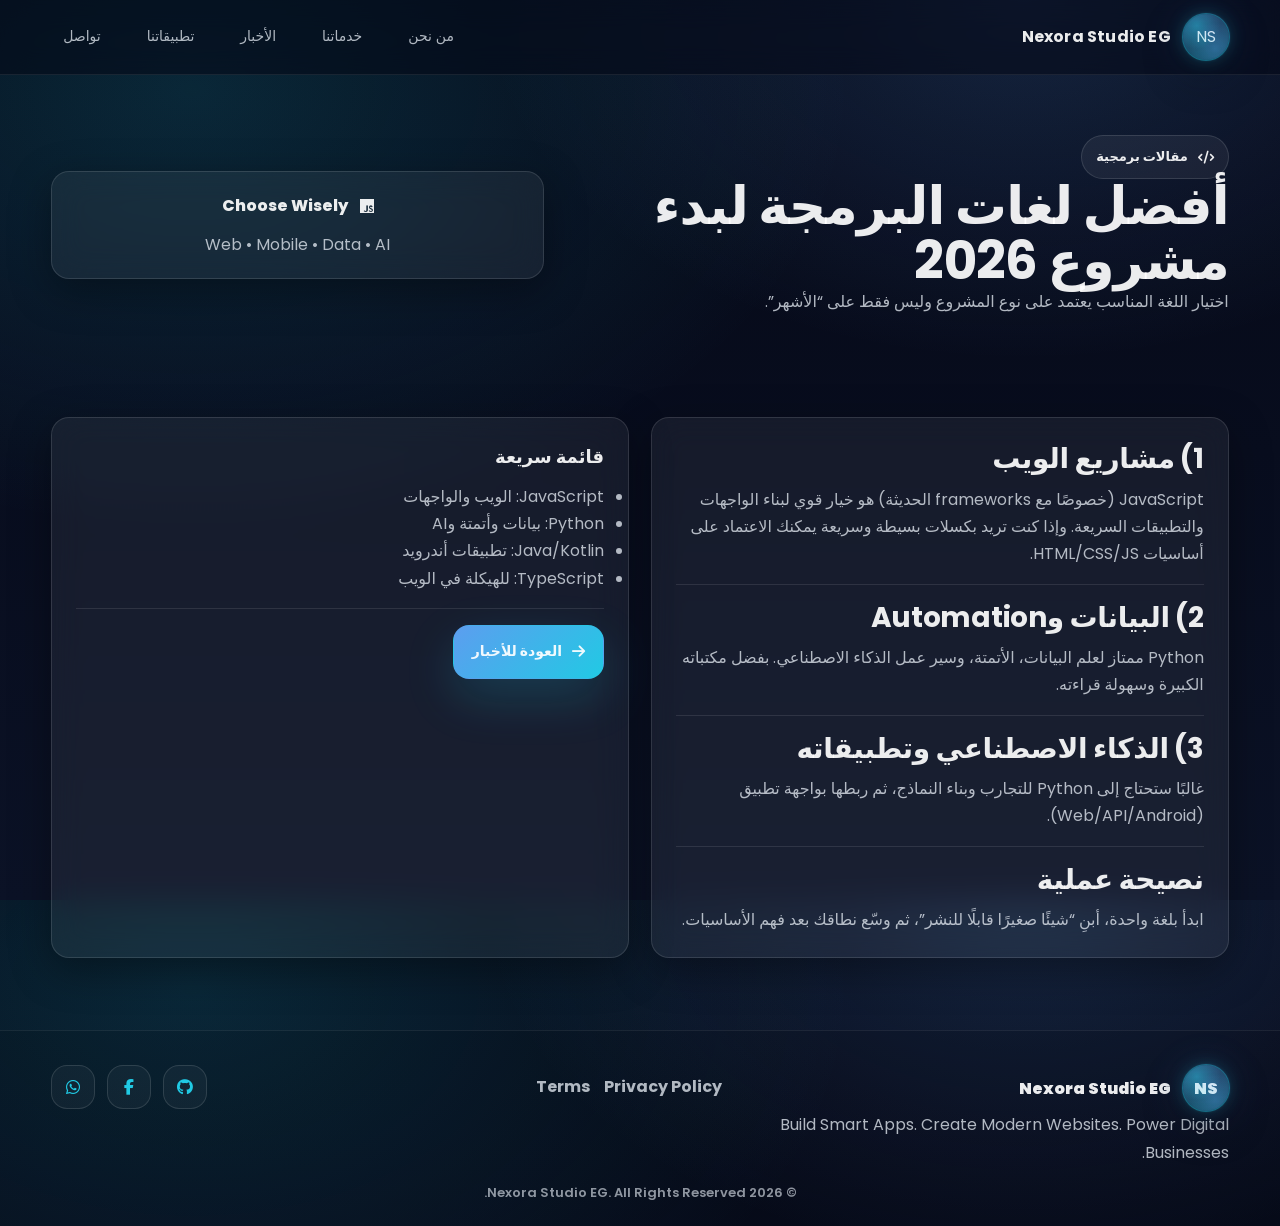
<file: articles-programming-languages-2026.html>
<!DOCTYPE html>
<html lang="ar" dir="rtl">
<head>
  <meta charset="UTF-8" />
  <meta name="viewport" content="width=device-width, initial-scale=1.0" />

  <title>أفضل لغات البرمجة لبدء مشروع 2026 | Nexora Studio EG</title>
  <meta name="description" content="دليل عملي لاختيار لغة البرمجة المناسبة: ويب، تطبيقات، بيانات، أو ذكاء اصطناعي." />
  <meta name="keywords" content="لغات البرمجة, 2026, Python, JavaScript, AI, Web Development" />

  <link rel="canonical" href="https://YOUR_DOMAIN/articles-programming-languages-2026.html" />
  <meta name="robots" content="index,follow" />

  <meta property="og:title" content="أفضل لغات البرمجة لبدء مشروع 2026" />
  <meta property="og:description" content="دليل اختيار لغة البرمجة حسب الهدف." />
  <meta property="og:type" content="article" />
  <meta property="og:url" content="https://YOUR_DOMAIN/articles-programming-languages-2026.html" />

  <script type="application/ld+json">
  {
    "@context": "https://schema.org",
    "@type": "BlogPosting",
    "headline": "أفضل لغات البرمجة لبدء مشروع 2026",
    "description": "دليل اختيار لغة البرمجة حسب هدفك.",
    "mainEntityOfPage": {"@type":"WebPage","@id":"https://YOUR_DOMAIN/articles-programming-languages-2026.html"}
  }
  </script>

  <link rel="preconnect" href="https://fonts.googleapis.com">
  <link rel="preconnect" href="https://fonts.gstatic.com" crossorigin>
  <link href="https://fonts.googleapis.com/css2?family=Poppins:wght@300;400;500;600;700&display=swap" rel="stylesheet">

  <link rel="stylesheet" href="style.css" />
  <link rel="stylesheet" href="https://cdnjs.cloudflare.com/ajax/libs/font-awesome/6.5.0/css/all.min.css" />
</head>
<body>
  <a class="skip-link" href="#main">تخطي إلى المحتوى</a>

  <header class="topbar" role="banner">
    <div class="container topbar__inner">
      <a class="brand" href="index.html" aria-label="Nexora Studio EG">
        <span class="brand__mark" aria-hidden="true">NS</span>
        <span class="brand__name">Nexora Studio EG</span>
      </a>

      <nav class="nav" aria-label="Primary">
        <a href="team.html">من نحن</a>
        <a href="services.html">خدماتنا</a>
        <a href="posts.html">الأخبار</a>
        <a href="apps.html">تطبيقاتنا</a>
        <a href="index.html#contact">تواصل</a>
      </nav>

      <button class="icon-btn mobile-only" data-mobile-menu-toggle aria-label="فتح القائمة">
        <i class="fa-solid fa-bars"></i>
      </button>
    </div>

    <div class="mobile-menu" data-mobile-menu>
      <div class="mobile-menu__panel">
        <div class="mobile-menu__links" role="navigation" aria-label="Mobile">
          <a href="team.html">من نحن</a>
          <a href="services.html">خدماتنا</a>
          <a href="posts.html">الأخبار</a>
          <a href="apps.html">تطبيقاتنا</a>
          <a href="index.html#contact">تواصل</a>
          <a href="privacy.html">Privacy Policy</a>
        </div>
      </div>
    </div>
  </header>

  <main id="main" class="page">
    <section class="hero hero--small">
      <div class="container">
        <div class="hero__grid">
          <div class="hero__content">
            <div class="badge reveal"><i class="fa-solid fa-code"></i> مقالات برمجية</div>
            <h1 class="h1 reveal">أفضل لغات البرمجة لبدء مشروع 2026</h1>
            <p class="lead reveal">اختيار اللغة المناسب يعتمد على نوع المشروع وليس فقط على “الأشهر”.</p>
          </div>

          <div class="hero__visual reveal" aria-hidden="true">
            <div class="glass card-mock" style="padding:20px;">
              <div class="card-mock__top" style="display:flex;gap:12px;align-items:center;justify-content:center;">
                <i class="fa-brands fa-js"></i>
                <span style="font-weight:800;">Choose Wisely</span>
              </div>
              <div class="card-mock__body" style="margin-top:12px;text-align:center;">
                <p class="muted">Web • Mobile • Data • AI</p>
              </div>
            </div>
          </div>
        </div>
      </div>
    </section>

    <section class="section">
      <div class="container">
        <div class="grid-2">
          <article class="glass p-24 reveal">
            <h2 class="h2" style="margin-bottom:10px;">1) مشاريع الويب</h2>
            <p class="muted">
              JavaScript (خصوصًا مع frameworks الحديثة) هو خيار قوي لبناء الواجهات والتطبيقات السريعة.
              وإذا كنت تريد بكسلات بسيطة وسريعة يمكنك الاعتماد على أساسيات HTML/CSS/JS.
            </p>
            <div class="divider" style="margin:16px 0;"></div>

            <h2 class="h2" style="margin-bottom:10px;">2) البيانات وAutomation</h2>
            <p class="muted">
              Python ممتاز لعلم البيانات، الأتمتة، وسير عمل الذكاء الاصطناعي.
              بفضل مكتباته الكبيرة وسهولة قراءته.
            </p>
            <div class="divider" style="margin:16px 0;"></div>

            <h2 class="h2" style="margin-bottom:10px;">3) الذكاء الاصطناعي وتطبيقاته</h2>
            <p class="muted">
              غالبًا ستحتاج إلى Python للتجارب وبناء النماذج، ثم ربطها بواجهة تطبيق (Web/API/Android).
            </p>
            <div class="divider" style="margin:16px 0;"></div>

            <h2 class="h2" style="margin-bottom:10px;">نصيحة عملية</h2>
            <p class="muted">
              ابدأ بلغة واحدة، أبنِ “شيئًا صغيرًا قابلًا للنشر”، ثم وسّع نطاقك بعد فهم الأساسيات.
            </p>
          </article>

          <aside class="glass p-24 reveal">
            <h3 class="h3" style="margin-bottom:10px;">قائمة سريعة</h3>
            <ul class="list" style="padding-left:18px;">
              <li class="muted">JavaScript: الويب والواجهات</li>
              <li class="muted">Python: بيانات وأتمتة وAI</li>
              <li class="muted">Java/Kotlin: تطبيقات أندرويد</li>
              <li class="muted">TypeScript: للهيكلة في الويب</li>
            </ul>
            <div class="divider" style="margin:16px 0;"></div>
            <a class="btn btn--primary" href="posts.html"><i class="fa-solid fa-arrow-right"></i> العودة للأخبار</a>
          </aside>
        </div>
      </div>
    </section>
  </main>

  <footer class="footer">
    <div class="container footer__inner">
      <div>
        <div class="footer__brand">
          <span class="brand__mark" aria-hidden="true">NS</span>
          <span>Nexora Studio EG</span>
        </div>
        <p class="muted">Build Smart Apps. Create Modern Websites. Power Digital Businesses.</p>
      </div>
      <div class="footer__links">
        <a href="privacy.html">Privacy Policy</a>
        <a href="#" onclick="return false;">Terms</a>
      </div>
      <div class="footer__social">
        <a href="#" aria-label="GitHub" onclick="return false;"><i class="fa-brands fa-github"></i></a>
        <a href="#" aria-label="Facebook" onclick="return false;"><i class="fa-brands fa-facebook-f"></i></a>
        <a href="#" aria-label="WhatsApp" onclick="return false;"><i class="fa-brands fa-whatsapp"></i></a>
      </div>
    </div>

    <div class="container footer__bottom">
      <span>© <span id="year"></span> Nexora Studio EG. All Rights Reserved.</span>
    </div>
  </footer>

  <script>
    document.getElementById('year').textContent = new Date().getFullYear();
  </script>
  <script src="script.js" defer></script>
</body>
</html>
</file>
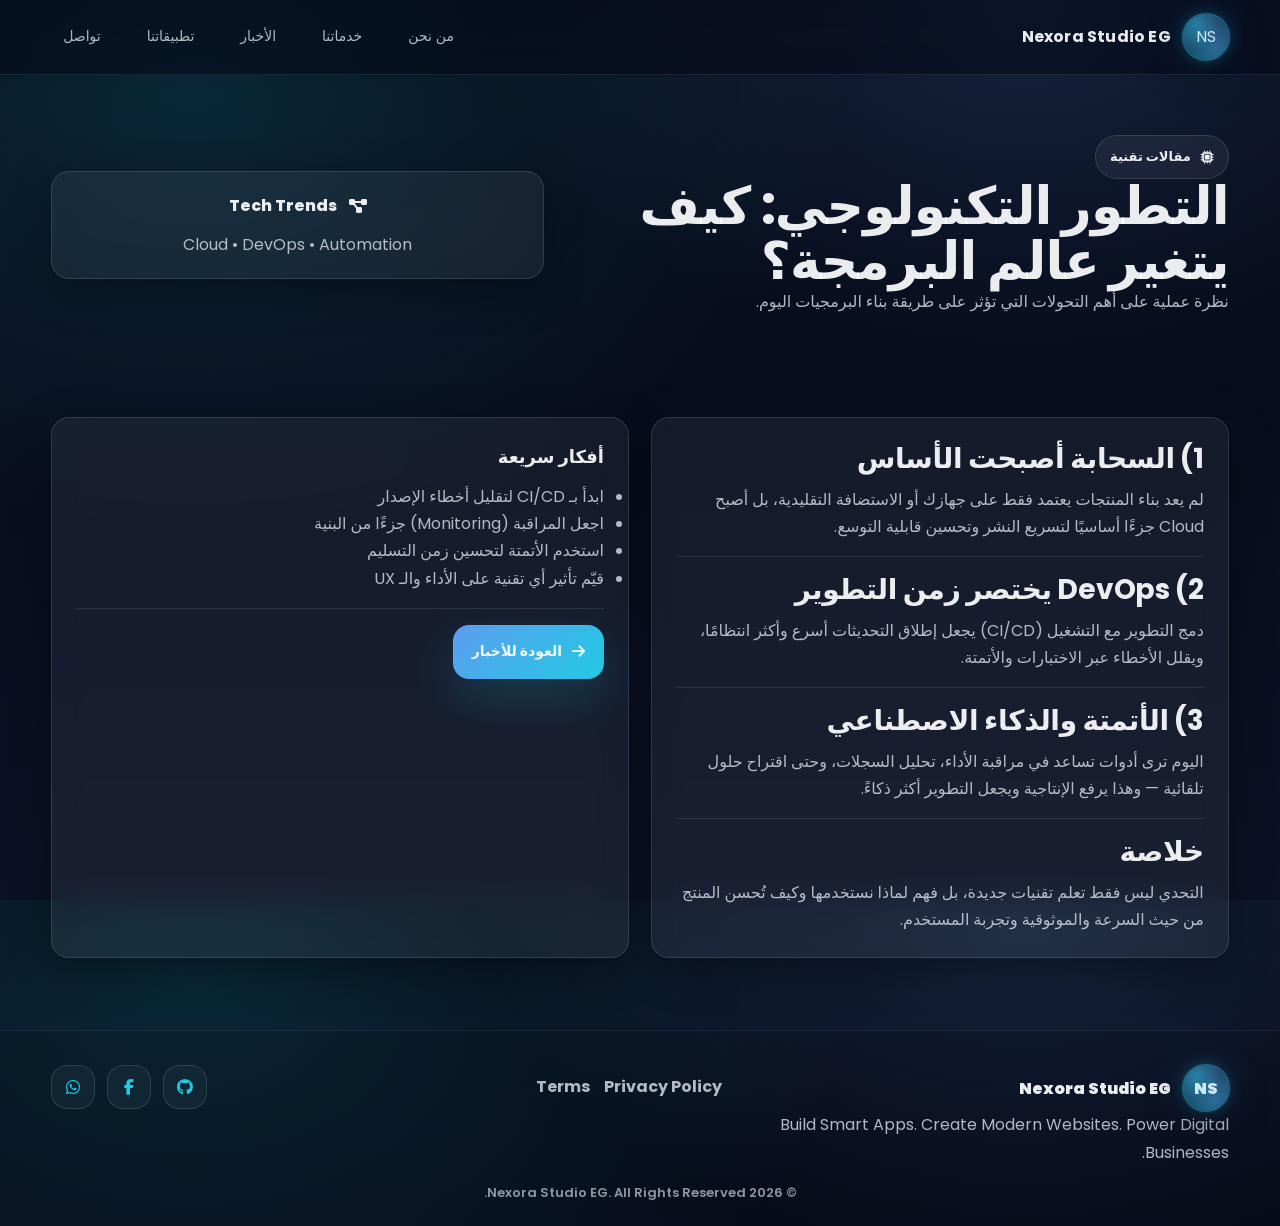
<file: articles-tech-evolution.html>
<!DOCTYPE html>
<html lang="ar" dir="rtl">
<head>
  <meta charset="UTF-8" />
  <meta name="viewport" content="width=device-width, initial-scale=1.0" />

  <title>التطور التكنولوجي: كيف يتغير عالم البرمجة؟ | Nexora Studio EG</title>
  <meta name="description" content="مقال عن التطور التكنولوجي وتأثيره على تطوير البرمجيات: من السحابة إلى DevOps والأتمتة." />
  <meta name="keywords" content="التطور التكنولوجي, عالم البرمجة, DevOps, Cloud, الأتمتة" />

  <link rel="canonical" href="https://YOUR_DOMAIN/articles-tech-evolution.html" />
  <meta name="robots" content="index,follow" />

  <meta property="og:title" content="التطور التكنولوجي: كيف يتغير عالم البرمجة؟" />
  <meta property="og:description" content="مقال عن تأثير التطور التكنولوجي على تطوير البرمجيات." />
  <meta property="og:type" content="article" />
  <meta property="og:url" content="https://YOUR_DOMAIN/articles-tech-evolution.html" />

  <script type="application/ld+json">
  {
    "@context": "https://schema.org",
    "@type": "BlogPosting",
    "headline": "التطور التكنولوجي: كيف يتغير عالم البرمجة؟",
    "description": "مقال عن التطور التكنولوجي وتأثيره على تطوير البرمجيات.",
    "mainEntityOfPage": {"@type":"WebPage","@id":"https://YOUR_DOMAIN/articles-tech-evolution.html"}
  }
  </script>

  <link rel="preconnect" href="https://fonts.googleapis.com">
  <link rel="preconnect" href="https://fonts.gstatic.com" crossorigin>
  <link href="https://fonts.googleapis.com/css2?family=Poppins:wght@300;400;500;600;700&display=swap" rel="stylesheet">

  <link rel="stylesheet" href="style.css" />
  <link rel="stylesheet" href="https://cdnjs.cloudflare.com/ajax/libs/font-awesome/6.5.0/css/all.min.css" />
</head>
<body>
  <a class="skip-link" href="#main">تخطي إلى المحتوى</a>

  <header class="topbar" role="banner">
    <div class="container topbar__inner">
      <a class="brand" href="index.html" aria-label="Nexora Studio EG">
        <span class="brand__mark" aria-hidden="true">NS</span>
        <span class="brand__name">Nexora Studio EG</span>
      </a>

      <nav class="nav" aria-label="Primary">
        <a href="team.html">من نحن</a>
        <a href="services.html">خدماتنا</a>
        <a href="posts.html">الأخبار</a>
        <a href="apps.html">تطبيقاتنا</a>
        <a href="index.html#contact">تواصل</a>
      </nav>

      <button class="icon-btn mobile-only" data-mobile-menu-toggle aria-label="فتح القائمة">
        <i class="fa-solid fa-bars"></i>
      </button>
    </div>

    <div class="mobile-menu" data-mobile-menu>
      <div class="mobile-menu__panel">
        <div class="mobile-menu__links" role="navigation" aria-label="Mobile">
          <a href="team.html">من نحن</a>
          <a href="services.html">خدماتنا</a>
          <a href="posts.html">الأخبار</a>
          <a href="apps.html">تطبيقاتنا</a>
          <a href="index.html#contact">تواصل</a>
          <a href="privacy.html">Privacy Policy</a>
        </div>
      </div>
    </div>
  </header>

  <main id="main" class="page">
    <section class="hero hero--small">
      <div class="container">
        <div class="hero__grid">
          <div class="hero__content">
            <div class="badge reveal"><i class="fa-solid fa-microchip"></i> مقالات تقنية</div>
            <h1 class="h1 reveal">التطور التكنولوجي: كيف يتغير عالم البرمجة؟</h1>
            <p class="lead reveal">نظرة عملية على أهم التحولات التي تؤثر على طريقة بناء البرمجيات اليوم.</p>
          </div>
          <div class="hero__visual reveal" aria-hidden="true">
            <div class="glass card-mock" style="padding:20px;">
              <div class="card-mock__top" style="display:flex;gap:12px;align-items:center;justify-content:center;">
                <i class="fa-solid fa-diagram-project"></i>
                <span style="font-weight:800;">Tech Trends</span>
              </div>
              <div class="card-mock__body" style="margin-top:12px;text-align:center;">
                <p class="muted">Cloud • DevOps • Automation</p>
              </div>
            </div>
          </div>
        </div>
      </div>
    </section>

    <section class="section">
      <div class="container">
        <div class="grid-2">
          <article class="glass p-24 reveal">
            <h2 class="h2" style="margin-bottom:10px;">1) السحابة أصبحت الأساس</h2>
            <p class="muted">
              لم يعد بناء المنتجات يعتمد فقط على جهازك أو الاستضافة التقليدية، بل أصبح Cloud جزءًا أساسيًا لتسريع النشر وتحسين قابلية التوسع.
            </p>
            <div class="divider" style="margin:16px 0;"></div>

            <h2 class="h2" style="margin-bottom:10px;">2) DevOps يختصر زمن التطوير</h2>
            <p class="muted">
              دمج التطوير مع التشغيل (CI/CD) يجعل إطلاق التحديثات أسرع وأكثر انتظامًا، ويقلل الأخطاء عبر الاختبارات والأتمتة.
            </p>
            <div class="divider" style="margin:16px 0;"></div>

            <h2 class="h2" style="margin-bottom:10px;">3) الأتمتة والذكاء الاصطناعي</h2>
            <p class="muted">
              اليوم ترى أدوات تساعد في مراقبة الأداء، تحليل السجلات، وحتى اقتراح حلول تلقائية — وهذا يرفع الإنتاجية ويجعل التطوير أكثر ذكاءً.
            </p>
            <div class="divider" style="margin:16px 0;"></div>

            <h2 class="h2" style="margin-bottom:10px;">خلاصة</h2>
            <p class="muted">
              التحدي ليس فقط تعلم تقنيات جديدة، بل فهم لماذا نستخدمها وكيف تُحسن المنتج من حيث السرعة والموثوقية وتجربة المستخدم.
            </p>
          </article>

          <aside class="glass p-24 reveal">
            <h3 class="h3" style="margin-bottom:10px;">أفكار سريعة</h3>
            <ul class="list" style="padding-left:18px;">
              <li class="muted">ابدأ بـ CI/CD لتقليل أخطاء الإصدار</li>
              <li class="muted">اجعل المراقبة (Monitoring) جزءًا من البنية</li>
              <li class="muted">استخدم الأتمتة لتحسين زمن التسليم</li>
              <li class="muted">قيّم تأثير أي تقنية على الأداء والـ UX</li>
            </ul>

            <div class="divider" style="margin:16px 0;"></div>

            <a class="btn btn--primary" href="posts.html"><i class="fa-solid fa-arrow-right"></i> العودة للأخبار</a>
          </aside>
        </div>
      </div>
    </section>
  </main>

  <footer class="footer">
    <div class="container footer__inner">
      <div>
        <div class="footer__brand">
          <span class="brand__mark" aria-hidden="true">NS</span>
          <span>Nexora Studio EG</span>
        </div>
        <p class="muted">Build Smart Apps. Create Modern Websites. Power Digital Businesses.</p>
      </div>
      <div class="footer__links">
        <a href="privacy.html">Privacy Policy</a>
        <a href="#" onclick="return false;">Terms</a>
      </div>
      <div class="footer__social">
        <a href="#" aria-label="GitHub" onclick="return false;"><i class="fa-brands fa-github"></i></a>
        <a href="#" aria-label="Facebook" onclick="return false;"><i class="fa-brands fa-facebook-f"></i></a>
        <a href="#" aria-label="WhatsApp" onclick="return false;"><i class="fa-brands fa-whatsapp"></i></a>
      </div>
    </div>

    <div class="container footer__bottom">
      <span>© <span id="year"></span> Nexora Studio EG. All Rights Reserved.</span>
    </div>
  </footer>

  <script>
    document.getElementById('year').textContent = new Date().getFullYear();
  </script>
  <script src="script.js" defer></script>
</body>
</html>
</file>
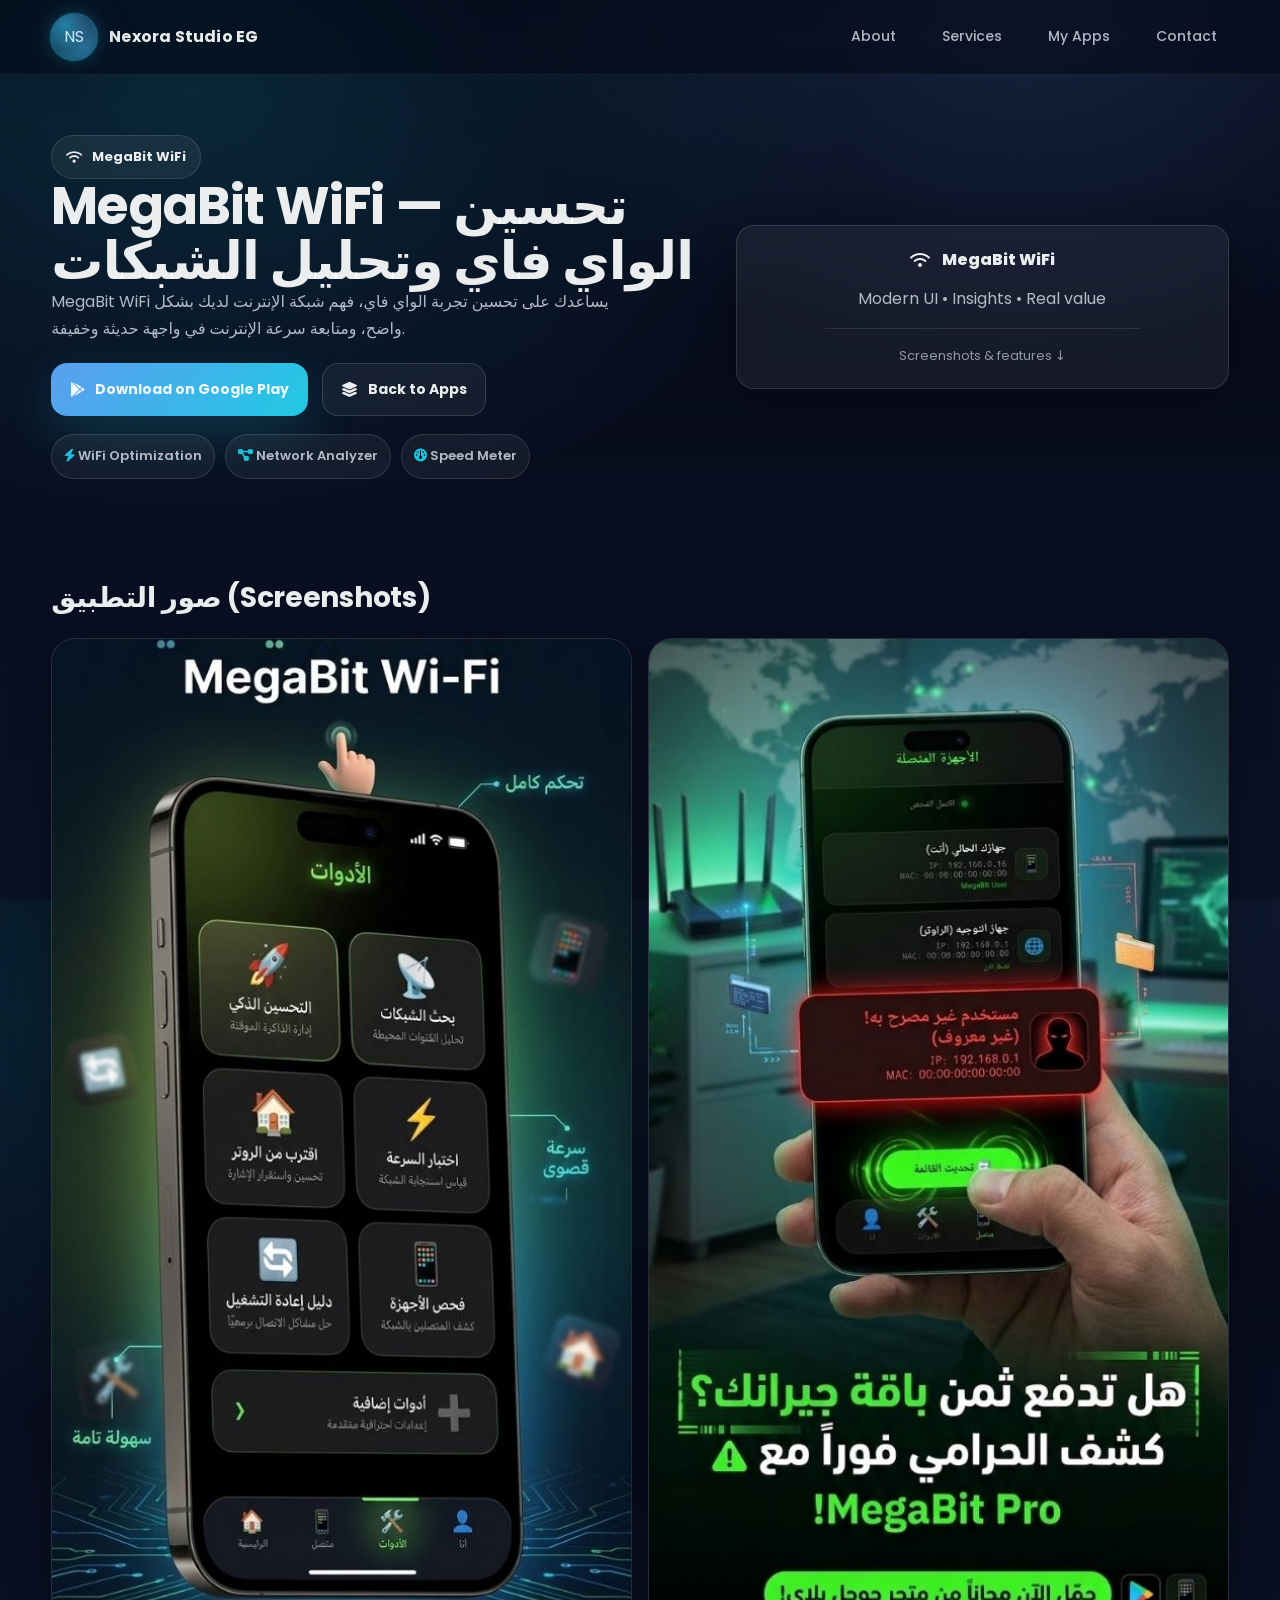
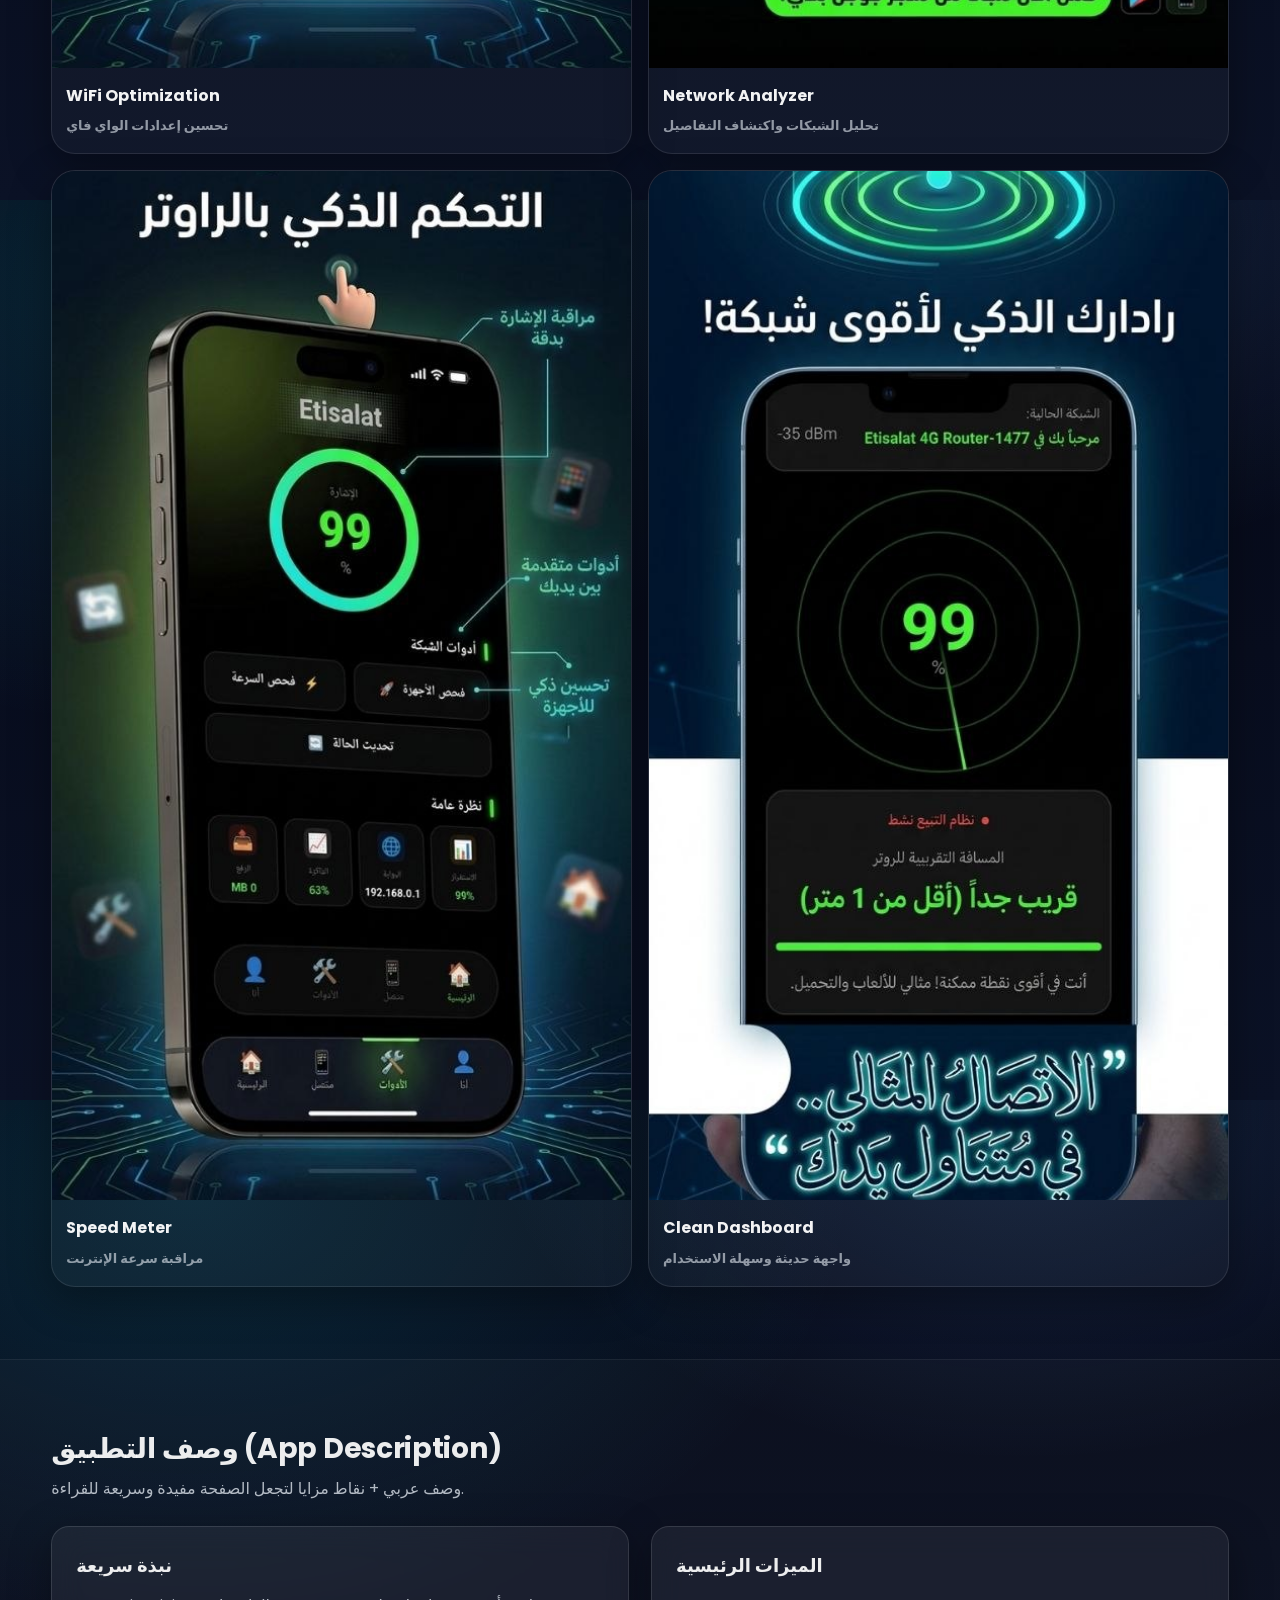
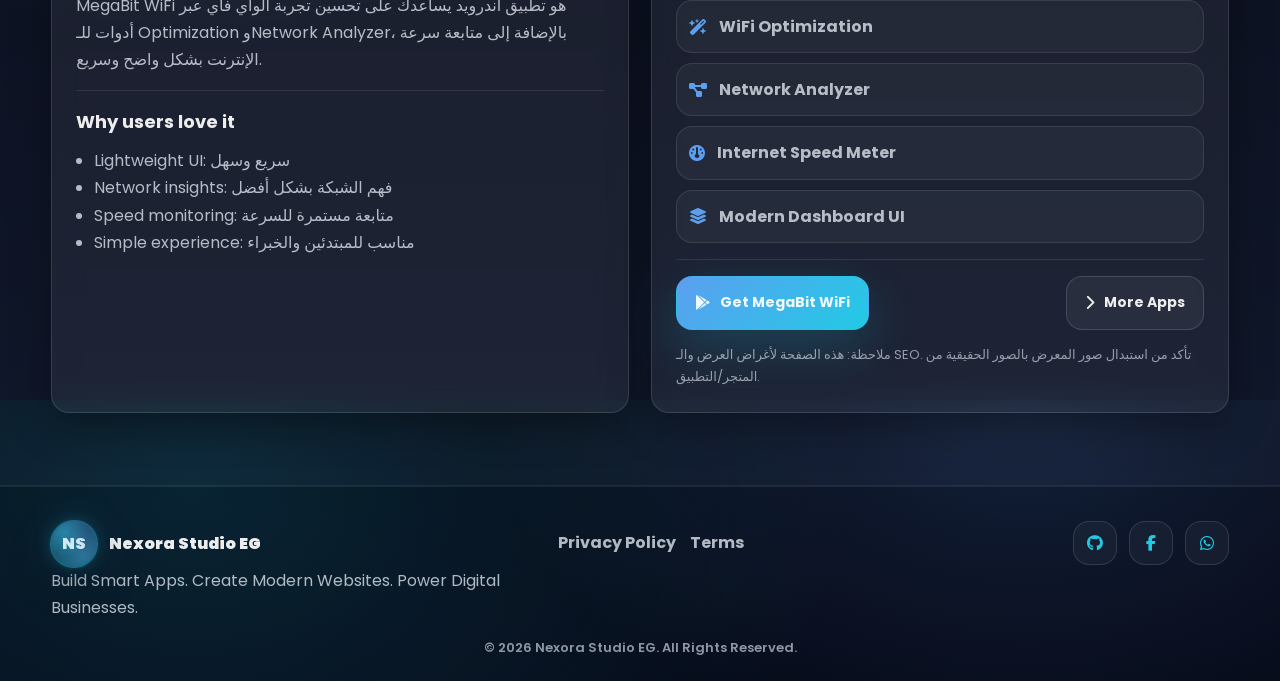
<file: megabit-wifi.html>
<!DOCTYPE html>
<html lang="en" dir="ltr">
<head>
  <meta charset="UTF-8" />
  <meta name="viewport" content="width=device-width, initial-scale=1.0" />

  <title>MegaBit WiFi | Nexora Studio EG</title>
  <meta name="description" content="MegaBit WiFi app by Nexora Studio EG — optimize WiFi, analyze networks, and monitor internet speed with a modern, lightweight interface." />
  <meta name="keywords" content="MegaBit WiFi, WiFi optimization, network analyzer, internet speed, Nexora Studio EG" />

  <link rel="canonical" href="https://YOUR_DOMAIN/megabit-wifi.html" />
  <meta name="robots" content="index,follow" />

  <meta property="og:title" content="MegaBit WiFi | Nexora Studio EG" />
  <meta property="og:description" content="Optimize WiFi, analyze networks, and monitor internet speed with MegaBit WiFi." />
  <meta property="og:type" content="website" />
  <meta property="og:url" content="https://YOUR_DOMAIN/megabit-wifi.html" />

  <meta name="twitter:card" content="summary" />
  <meta name="twitter:title" content="MegaBit WiFi | Nexora Studio EG" />
  <meta name="twitter:description" content="Optimize WiFi, analyze networks, and monitor internet speed." />

  <script type="application/ld+json">
  {
    "@context": "https://schema.org",
    "@type": "SoftwareApplication",
    "name": "MegaBit WiFi",
    "description": "WiFi optimization, network analyzer, and internet speed monitoring.",
    "applicationCategory": "Utilities",
    "operatingSystem": "Android",
    "publisher": {"@type":"Organization","name":"Nexora Studio EG"}
  }
  </script>

  <link rel="preconnect" href="https://fonts.googleapis.com">
  <link rel="preconnect" href="https://fonts.gstatic.com" crossorigin>
  <link href="https://fonts.googleapis.com/css2?family=Poppins:wght@300;400;500;600;700&display=swap" rel="stylesheet">

  <link rel="stylesheet" href="style.css" />
  <link rel="stylesheet" href="https://cdnjs.cloudflare.com/ajax/libs/font-awesome/6.5.0/css/all.min.css" />

</head>
<body>
  <a class="skip-link" href="#main">Skip to content</a>

  <header class="topbar" role="banner">
    <div class="container topbar__inner">
      <a class="brand" href="index.html" aria-label="Nexora Studio EG">
        <span class="brand__mark" aria-hidden="true">NS</span>
        <span class="brand__name">Nexora Studio EG</span>
      </a>

      <nav class="nav" aria-label="Primary">
        <a href="index.html#about">About</a>
        <a href="index.html#services">Services</a>
        <a href="apps.html">My Apps</a>
        <a href="index.html#contact">Contact</a>
      </nav>

      <button class="icon-btn mobile-only" data-mobile-menu-toggle aria-label="Open menu">
        <i class="fa-solid fa-bars"></i>
      </button>
    </div>

    <div class="mobile-menu" data-mobile-menu>
      <div class="mobile-menu__panel">
        <div class="mobile-menu__links" role="navigation" aria-label="Mobile">
          <a href="index.html#about">About</a>
          <a href="index.html#services">Services</a>
          <a href="apps.html">My Apps</a>
          <a href="index.html#contact">Contact</a>
          <a href="privacy.html">Privacy Policy</a>
        </div>
      </div>
    </div>
  </header>

  <main id="main" class="page">
    <section class="hero hero--small">
      <div class="container">
        <div class="hero__grid">
          <div class="hero__content">
            <div class="badge reveal"><i class="fa-solid fa-wifi"></i> MegaBit WiFi</div>
            <h1 class="h1 reveal">MegaBit WiFi — تحسين الواي فاي وتحليل الشبكات</h1>
            <p class="lead reveal">
              MegaBit WiFi يساعدك على تحسين تجربة الواي فاي، فهم شبكة الإنترنت لديك بشكل واضح، ومتابعة سرعة الإنترنت في واجهة حديثة وخفيفة.
            </p>

            <div class="hero__cta reveal">
              <a class="btn btn--primary" href="https://play.google.com/store/apps/details?id=com.albahnabwi.megabitpro" target="_blank" rel="noopener">
                <i class="fa-brands fa-google-play"></i> Download on Google Play
              </a>
              <a class="btn btn--ghost" href="apps.html">
                <i class="fa-solid fa-layer-group"></i> Back to Apps
              </a>
            </div>

            <div class="hero__chips reveal">
              <span class="chip"><i class="fa-solid fa-bolt"></i> WiFi Optimization</span>
              <span class="chip"><i class="fa-solid fa-diagram-project"></i> Network Analyzer</span>
              <span class="chip"><i class="fa-solid fa-gauge"></i> Speed Meter</span>
            </div>
          </div>

          <div class="hero__visual reveal" aria-hidden="true">
            <div class="glass card-mock" style="padding:20px;">
              <div class="card-mock__top" style="display:flex;gap:12px;align-items:center;justify-content:center;">
                <i class="fa-solid fa-wifi"></i>
                <span style="font-weight:800;">MegaBit WiFi</span>
              </div>
              <div class="card-mock__body" style="margin-top:12px;text-align:center;">
                <p class="muted">Modern UI • Insights • Real value</p>
                <div class="divider" style="margin:16px auto; width:70%;"></div>
                <p class="muted small">Screenshots & features ↓</p>
              </div>
            </div>
          </div>
        </div>
      </div>
    </section>

    <section class="section">
      <div class="container">
        <div class="section-head reveal">
          <h2 class="h2">صور التطبيق (Screenshots)</h2>

        </div>

        <div class="app-screens">
          <figure class="app-screen reveal">
            <div class="app-screen__media" aria-hidden="true">
              <img src="screenshots/megabit/1.png" alt="MegaBit WiFi — تحسين الواي فاي" loading="lazy" />
            </div>
            <figcaption class="app-screen__caption">
              <b>WiFi Optimization</b>
              <span>تحسين إعدادات الواي فاي</span>
            </figcaption>
          </figure>

          <figure class="app-screen reveal">
            <div class="app-screen__media" aria-hidden="true">
              <img src="screenshots/megabit/2.png" alt="" loading="lazy" />
            </div>
            <figcaption class="app-screen__caption">
              <b>Network Analyzer</b>
              <span>تحليل الشبكات واكتشاف التفاصيل</span>
            </figcaption>
          </figure>

          <figure class="app-screen reveal">
            <div class="app-screen__media" aria-hidden="true">
              <img src="screenshots/megabit/3.png" alt="" loading="lazy" />
            </div>
            <figcaption class="app-screen__caption">
              <b>Speed Meter</b>
              <span>مراقبة سرعة الإنترنت</span>
            </figcaption>
          </figure>

          <figure class="app-screen reveal">
            <div class="app-screen__media" aria-hidden="true">
              <img src="screenshots/megabit/4.png" alt="" loading="lazy" />
            </div>
            <figcaption class="app-screen__caption">
              <b>Clean Dashboard</b>
              <span>واجهة حديثة وسهلة الاستخدام</span>
            </figcaption>
          </figure>
        </div>
      </div>
    </section>

    <section class="section section--alt">
      <div class="container">
        <div class="section-head reveal">
          <h2 class="h2">وصف التطبيق (App Description)</h2>
          <p class="muted">وصف عربي + نقاط مزايا لتجعل الصفحة مفيدة وسريعة للقراءة.</p>
        </div>

        <div class="grid-2">
          <div class="glass p-24 reveal">
            <h3 class="h3" style="margin-bottom:10px;">نبذة سريعة</h3>
            <p class="muted">
              MegaBit WiFi هو تطبيق أندرويد يساعدك على تحسين تجربة الواي فاي عبر أدوات للـ Optimization وNetwork Analyzer،
              بالإضافة إلى متابعة سرعة الإنترنت بشكل واضح وسريع.
            </p>

            <div class="divider" style="margin:16px 0;"></div>

            <h3 class="h3" style="margin-bottom:10px;">Why users love it</h3>
            <ul class="list app-desc-list" style="padding-left:18px;">
              <li class="muted">Lightweight UI: سريع وسهل</li>
              <li class="muted">Network insights: فهم الشبكة بشكل أفضل</li>
              <li class="muted">Speed monitoring: متابعة مستمرة للسرعة</li>
              <li class="muted">Simple experience: مناسب للمبتدئين والخبراء</li>
            </ul>
          </div>

          <div class="glass p-24 reveal">
            <h3 class="h3" style="margin-bottom:10px;">الميزات الرئيسية</h3>
            <div class="features">
              <div class="feature"><i class="fa-solid fa-wand-magic-sparkles"></i> WiFi Optimization</div>
              <div class="feature"><i class="fa-solid fa-diagram-project"></i> Network Analyzer</div>
              <div class="feature"><i class="fa-solid fa-gauge"></i> Internet Speed Meter</div>
              <div class="feature"><i class="fa-solid fa-layer-group"></i> Modern Dashboard UI</div>
            </div>

            <div class="divider" style="margin:16px 0;"></div>

            <div class="cta-row">
              <a class="btn btn--primary" href="https://play.google.com/store/apps/details?id=com.albahnabwi.megabitpro" target="_blank" rel="noopener">
                <i class="fa-brands fa-google-play"></i> Get MegaBit WiFi
              </a>
              <a class="btn btn--ghost" href="apps.html">
                <i class="fa-solid fa-chevron-right"></i> More Apps
              </a>
            </div>

            <p class="muted small" style="margin-top:14px;">
              ملاحظة: هذه الصفحة لأغراض العرض والـ SEO. تأكد من استبدال صور المعرض بالصور الحقيقية من المتجر/التطبيق.
            </p>
          </div>
        </div>
      </div>
    </section>
  </main>

  <footer class="footer">
    <div class="container footer__inner">
      <div>
        <div class="footer__brand">
          <span class="brand__mark" aria-hidden="true">NS</span>
          <span>Nexora Studio EG</span>
        </div>
        <p class="muted">Build Smart Apps. Create Modern Websites. Power Digital Businesses.</p>
      </div>

      <div class="footer__links">
        <a href="privacy.html">Privacy Policy</a>
        <a href="terms.html" onclick="return false;">Terms</a>
      </div>

      <div class="footer__social">
        <a href="#" aria-label="GitHub" onclick="return false;"><i class="fa-brands fa-github"></i></a>
        <a href="#" aria-label="Facebook" onclick="return false;"><i class="fa-brands fa-facebook-f"></i></a>
        <a href="#" aria-label="WhatsApp" onclick="return false;"><i class="fa-brands fa-whatsapp"></i></a>
      </div>
    </div>

    <div class="container footer__bottom">
      <span>© <span id="year"></span> Nexora Studio EG. All Rights Reserved.</span>
    </div>
  </footer>

  <script>
    document.getElementById('year').textContent = new Date().getFullYear();
  </script>
  <script src="script.js" defer></script>
</body>
</html>
</file>
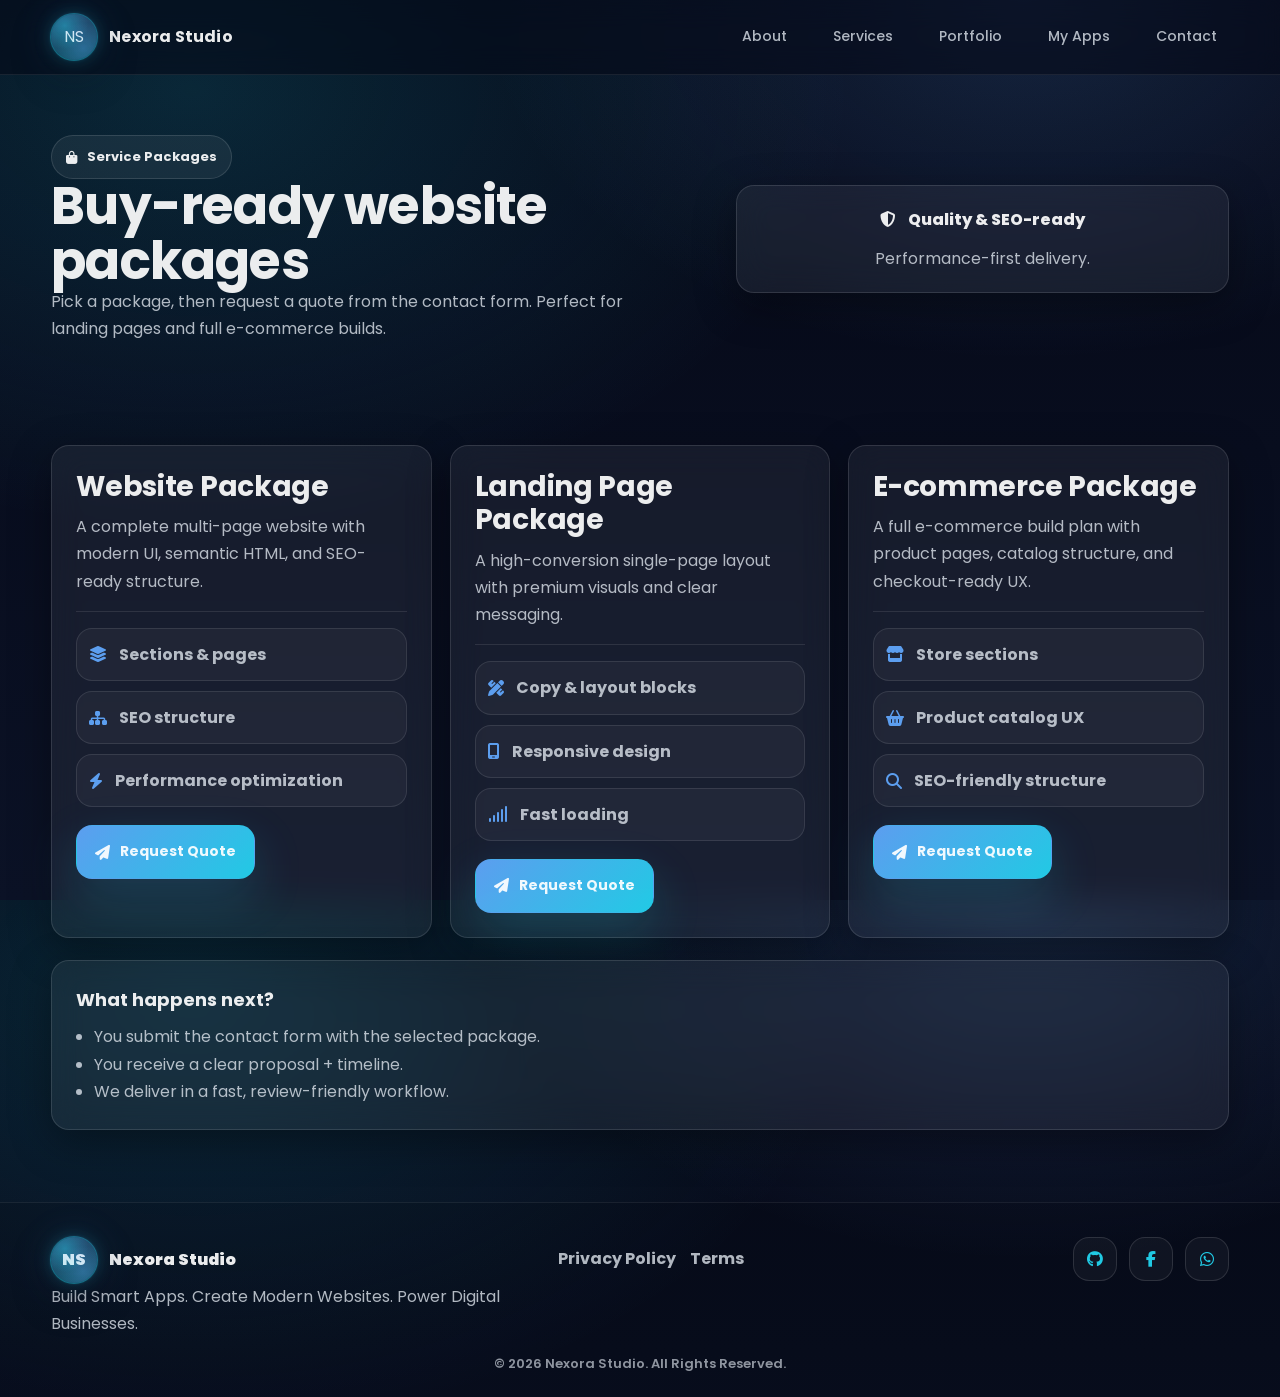
<file: packages.html>
<!DOCTYPE html>
<html lang="en">
<head>
  <meta charset="UTF-8" />
  <meta name="viewport" content="width=device-width, initial-scale=1.0" />

  <title>Packages | Nexora Studio</title>
  <meta name="description" content="Buy-ready service packages: website, landing pages, and full e-commerce. Request a quote from Nexora Studio." />
  <meta name="keywords" content="service packages, website, landing page, e-commerce, Nexora Studio" />

  <link rel="canonical" href="https://YOUR_DOMAIN/packages.html" />
  <meta name="robots" content="index,follow" />

  <meta property="og:title" content="Packages | Nexora Studio" />
  <meta property="og:description" content="Buy-ready service packages: website, landing pages, and full e-commerce. Request a quote." />
  <meta property="og:type" content="website" />
  <meta property="og:url" content="https://YOUR_DOMAIN/packages.html" />

  <meta name="twitter:card" content="summary" />
  <meta name="twitter:title" content="Packages | Nexora Studio" />
  <meta name="twitter:description" content="Website / Landing / E-commerce packages with quote request." />

  <script type="application/ld+json">
  {
    "@context": "https://schema.org",
    "@type": "Service",
    "name": "Nexora Studio Service Packages",
    "url": "https://YOUR_DOMAIN/packages.html"
  }
  </script>

  <link rel="preconnect" href="https://fonts.googleapis.com">
  <link rel="preconnect" href="https://fonts.gstatic.com" crossorigin>
  <link href="https://fonts.googleapis.com/css2?family=Poppins:wght@300;400;500;600;700&display=swap" rel="stylesheet">

  <link rel="stylesheet" href="style.css" />
  <link rel="stylesheet" href="https://cdnjs.cloudflare.com/ajax/libs/font-awesome/6.5.0/css/all.min.css" />
</head>
<body>
  <a class="skip-link" href="#main">Skip to content</a>

  <header class="topbar" role="banner">
    <div class="container topbar__inner">
      <a class="brand" href="index.html" aria-label="Nexora Studio">
        <span class="brand__mark" aria-hidden="true">NS</span>
        <span class="brand__name">Nexora Studio</span>
      </a>

      <nav class="nav" aria-label="Primary">
        <a href="about.html">About</a>
        <a href="services.html">Services</a>
        <a href="portfolio.html">Portfolio</a>
        <a href="apps.html">My Apps</a>
        <a href="index.html#contact">Contact</a>
      </nav>

      <button class="icon-btn mobile-only" data-mobile-menu-toggle aria-label="Open menu">
        <i class="fa-solid fa-bars"></i>
      </button>
    </div>

    <div class="mobile-menu" data-mobile-menu>
      <div class="mobile-menu__panel">
        <div class="mobile-menu__links" role="navigation" aria-label="Mobile">
          <a href="about.html">About</a>
          <a href="services.html">Services</a>
          <a href="portfolio.html">Portfolio</a>
          <a href="apps.html">My Apps</a>
          <a href="index.html#contact">Contact</a>
          <a href="privacy.html">Privacy Policy</a>
        </div>
      </div>
    </div>
  </header>

  <main id="main" class="page">
    <section class="hero hero--small">
      <div class="container">
        <div class="hero__grid">
          <div class="hero__content">
            <div class="badge reveal"><i class="fa-solid fa-bag-shopping"></i> Service Packages</div>
            <h1 class="h1 reveal">Buy-ready website packages</h1>
            <p class="lead reveal">Pick a package, then request a quote from the contact form. Perfect for landing pages and full e-commerce builds.</p>
          </div>

          <div class="hero__visual reveal" aria-hidden="true">
            <div class="glass card-mock" style="padding:20px;">
              <div class="card-mock__top" style="display:flex;gap:12px;align-items:center;justify-content:center;">
                <i class="fa-solid fa-shield-halved"></i>
                <span style="font-weight:800;">Quality & SEO-ready</span>
              </div>
              <div class="card-mock__body" style="margin-top:12px;text-align:center;">
                <p class="muted">Performance-first delivery.</p>
              </div>
            </div>
          </div>
        </div>
      </div>
    </section>

    <section class="section">
      <div class="container">
        <div class="grid-3">
          <article class="glass p-24 reveal">
            <h2 class="h2" style="margin-bottom:10px;">Website Package</h2>
            <p class="muted">A complete multi-page website with modern UI, semantic HTML, and SEO-ready structure.</p>
            <div class="divider" aria-hidden="true" style="margin:16px 0;"></div>
            <div class="features" style="margin-top:0;">
              <div class="feature"><i class="fa-solid fa-layer-group"></i> Sections & pages</div>
              <div class="feature"><i class="fa-solid fa-sitemap"></i> SEO structure</div>
              <div class="feature"><i class="fa-solid fa-bolt"></i> Performance optimization</div>
            </div>
            <div class="cta-row" style="margin-top:18px; justify-content:flex-start;">
              <a class="btn btn--primary" href="index.html#contact" onclick="setPackage('Website Package');"> <i class="fa-solid fa-paper-plane"></i> Request Quote</a>
            </div>
          </article>

          <article class="glass p-24 reveal">
            <h2 class="h2" style="margin-bottom:10px;">Landing Page Package</h2>
            <p class="muted">A high-conversion single-page layout with premium visuals and clear messaging.</p>
            <div class="divider" aria-hidden="true" style="margin:16px 0;"></div>
            <div class="features" style="margin-top:0;">
              <div class="feature"><i class="fa-solid fa-pen-ruler"></i> Copy & layout blocks</div>
              <div class="feature"><i class="fa-solid fa-mobile-screen"></i> Responsive design</div>
              <div class="feature"><i class="fa-solid fa-signal"></i> Fast loading</div>
            </div>
            <div class="cta-row" style="margin-top:18px; justify-content:flex-start;">
              <a class="btn btn--primary" href="index.html#contact" onclick="setPackage('Landing Page Package');"> <i class="fa-solid fa-paper-plane"></i> Request Quote</a>
            </div>
          </article>

          <article class="glass p-24 reveal">
            <h2 class="h2" style="margin-bottom:10px;">E-commerce Package</h2>
            <p class="muted">A full e-commerce build plan with product pages, catalog structure, and checkout-ready UX.</p>
            <div class="divider" aria-hidden="true" style="margin:16px 0;"></div>
            <div class="features" style="margin-top:0;">
              <div class="feature"><i class="fa-solid fa-store"></i> Store sections</div>
              <div class="feature"><i class="fa-solid fa-basket-shopping"></i> Product catalog UX</div>
              <div class="feature"><i class="fa-solid fa-magnifying-glass"></i> SEO-friendly structure</div>
            </div>
            <div class="cta-row" style="margin-top:18px; justify-content:flex-start;">
              <a class="btn btn--primary" href="index.html#contact" onclick="setPackage('E-commerce Package');"> <i class="fa-solid fa-paper-plane"></i> Request Quote</a>
            </div>
          </article>
        </div>

        
        <div style="margin-top:22px;" class="glass p-24 reveal">
          <h3 class="h3" style="margin-bottom:8px;">What happens next?</h3>
          <ul class="list" style="padding-left:18px;">
            <li class="muted">You submit the contact form with the selected package.</li>
            <li class="muted">You receive a clear proposal + timeline.</li>
            <li class="muted">We deliver in a fast, review-friendly workflow.</li>
          </ul>
        </div>
      </div>
    </section>
  </main>

  <footer class="footer">
    <div class="container footer__inner">
      <div>
        <div class="footer__brand">
          <span class="brand__mark" aria-hidden="true">NS</span>
          <span>Nexora Studio</span>
        </div>
        <p class="muted">Build Smart Apps. Create Modern Websites. Power Digital Businesses.</p>
      </div>

      <div class="footer__links">
        <a href="privacy.html">Privacy Policy</a>
        <a href="terms.html">Terms</a>
      </div>

      <div class="footer__social">
        <a href="#" aria-label="GitHub" onclick="return false;"><i class="fa-brands fa-github"></i></a>
        <a href="#" aria-label="Facebook" onclick="return false;"><i class="fa-brands fa-facebook-f"></i></a>
        <a href="#" aria-label="WhatsApp" onclick="return false;"><i class="fa-brands fa-whatsapp"></i></a>
      </div>
    </div>

    <div class="container footer__bottom">
      <span>© <span id="year"></span> Nexora Studio. All Rights Reserved.</span>
    </div>
  </footer>

  <script>
    document.getElementById('year').textContent = new Date().getFullYear();
    function setPackage(name){
      try {
        sessionStorage.setItem('selectedPackage', name);
      } catch (e) {}
    }
  </script>
  <script src="script.js" defer></script>

</body>
</html>
</file>
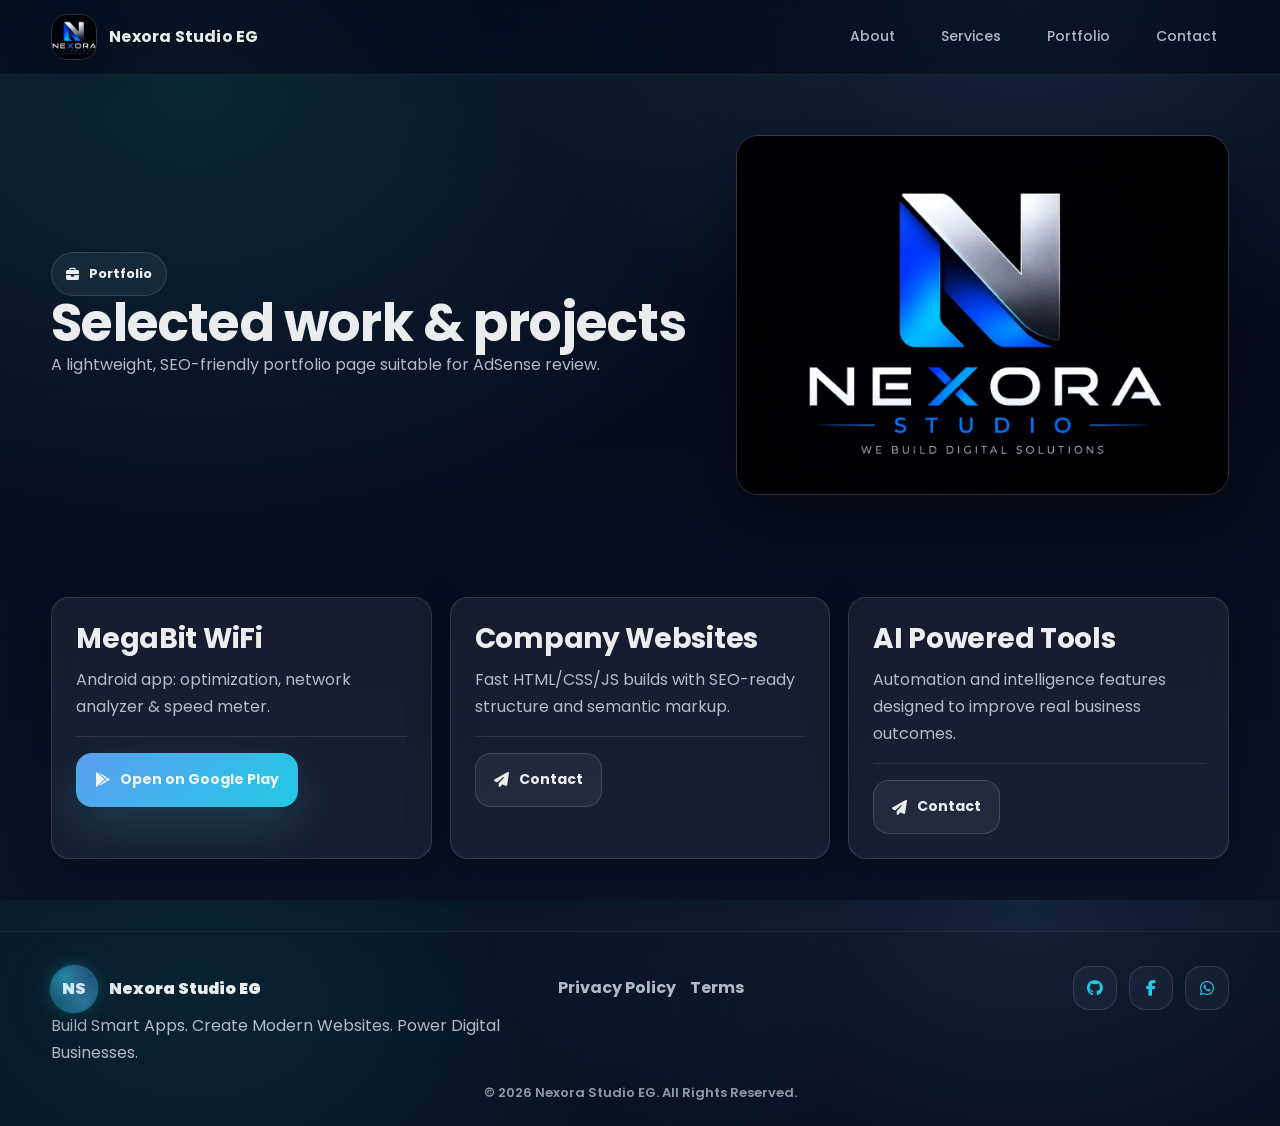
<file: portfolio.html>
<!DOCTYPE html>
<html lang="en">
<head>
  <meta charset="UTF-8" />
  <meta name="viewport" content="width=device-width, initial-scale=1.0" />

  <title>Portfolio | Nexora Studio EG</title>
  <meta name="description" content="View Nexora Studio EG portfolio: Android apps, websites, UI/UX design, and AI-powered tools." />
  <meta name="keywords" content="Portfolio, Android apps, Web development, UI/UX, AI, Nexora Studio EG" />

  <link rel="canonical" href="https://YOUR_DOMAIN/portfolio.html" />
  <meta name="robots" content="index,follow" />

  <meta property="og:title" content="Portfolio | Nexora Studio EG" />
  <meta property="og:description" content="Explore Nexora Studio EG portfolio across Android, web, UI/UX and AI." />
  <meta property="og:type" content="website" />
  <meta property="og:image" content="5938535917817630295_121.jpg" />
  <meta property="og:image:alt" content="Nexora Studio EG" />
  <meta name="twitter:image" content="5938535917817630295_121.jpg" />
  <link rel="icon" href="5938535917817630295_121.jpg" type="image/jpeg" />

  <meta property="og:url" content="https://YOUR_DOMAIN/portfolio.html" />

  <meta name="twitter:card" content="summary" />
  <meta name="twitter:title" content="Portfolio | Nexora Studio EG" />
  <meta name="twitter:description" content="Explore our work and projects." />

  <script type="application/ld+json">
  {
    "@context": "https://schema.org",
    "@type": "CollectionPage",
    "name": "Portfolio | Nexora Studio EG",
    "url": "https://YOUR_DOMAIN/portfolio.html",
    "publisher": {"@type": "Organization", "name": "Nexora Studio EG"}
  }
  </script>

  <link rel="preconnect" href="https://fonts.googleapis.com">
  <link rel="preconnect" href="https://fonts.gstatic.com" crossorigin>
  <link href="https://fonts.googleapis.com/css2?family=Poppins:wght@300;400;500;600;700&display=swap" rel="stylesheet">

  <link rel="stylesheet" href="style.css" />
  <link rel="stylesheet" href="https://cdnjs.cloudflare.com/ajax/libs/font-awesome/6.5.0/css/all.min.css" />

  <!-- AdSense place-holder (do not add Publisher ID here yet) -->
</head>
<body>
  <a class="skip-link" href="#main">Skip to content</a>

  <header class="topbar" role="banner">
    <div class="container topbar__inner">
      <a class="brand" href="index.html" aria-label="Nexora Studio EG">
        <img class="brand__face" src="5938535917817630295_121.jpg" alt="Nexora Studio EG" loading="eager" />
        <span class="brand__name">Nexora Studio EG</span>
      </a>

      <nav class="nav" aria-label="Primary">
        <a href="about.html">About</a>
        <a href="services.html">Services</a>
        <a href="portfolio.html" aria-current="page">Portfolio</a>
        <a href="index.html#contact">Contact</a>
      </nav>

      <button class="icon-btn mobile-only" data-mobile-menu-toggle aria-label="Open menu">
        <i class="fa-solid fa-bars"></i>
      </button>
    </div>

    <div class="mobile-menu" data-mobile-menu>
      <div class="mobile-menu__panel">
        <div class="mobile-menu__links" role="navigation" aria-label="Mobile">
          <a href="about.html">About</a>
          <a href="services.html">Services</a>
          <a href="portfolio.html" aria-current="page">Portfolio</a>
          <a href="index.html#contact">Contact</a>
          <a href="privacy.html">Privacy Policy</a>
        </div>
      </div>
    </div>
  </header>

  <main id="main" class="page">
    <section class="hero hero--small">
      <div class="container">
        <div class="hero__grid">
          <div class="hero__content">
            <div class="badge reveal"><i class="fa-solid fa-briefcase"></i> Portfolio</div>
            <h1 class="h1 reveal">Selected work & projects</h1>
            <p class="lead reveal">A lightweight, SEO-friendly portfolio page suitable for AdSense review.</p>
          </div>

          <div class="hero__visual reveal" aria-hidden="true">
            <img class="hero-face" src="5938535917817630295_121.jpg" alt="Nexora Studio EG" loading="lazy" />
          </div>
        </div>
      </div>
    </section>

    <section class="section">
      <div class="container">
        <div class="grid-3">
          <article class="glass p-24 reveal">
            <h2 class="h2" style="margin-bottom:10px;">MegaBit WiFi</h2>
            <p class="muted">Android app: optimization, network analyzer & speed meter.</p>
            <div class="divider" aria-hidden="true" style="margin:16px 0;"></div>
            <a class="btn btn--primary" href="https://play.google.com/store/apps/details?id=com.albahnabwi.megabitpro" target="_blank" rel="noopener">
              <i class="fa-brands fa-google-play"></i> Open on Google Play
            </a>
          </article>

          <article class="glass p-24 reveal">
            <h2 class="h2" style="margin-bottom:10px;">Company Websites</h2>
            <p class="muted">Fast HTML/CSS/JS builds with SEO-ready structure and semantic markup.</p>
            <div class="divider" aria-hidden="true" style="margin:16px 0;"></div>
            <a class="btn btn--ghost" href="index.html#contact">
              <i class="fa-solid fa-paper-plane"></i> Contact
            </a>
          </article>

          <article class="glass p-24 reveal">
            <h2 class="h2" style="margin-bottom:10px;">AI Powered Tools</h2>
            <p class="muted">Automation and intelligence features designed to improve real business outcomes.</p>
            <div class="divider" aria-hidden="true" style="margin:16px 0;"></div>
            <a class="btn btn--ghost" href="index.html#contact">
              <i class="fa-solid fa-paper-plane"></i> Contact
            </a>
          </article>
        </div>
      </div>
    </section>
  </main>

  <footer class="footer">
    <div class="container footer__inner">
      <div>
        <div class="footer__brand">
          <span class="brand__mark" aria-hidden="true">NS</span>
          <span>Nexora Studio EG</span>
        </div>
        <p class="muted">Build Smart Apps. Create Modern Websites. Power Digital Businesses.</p>
      </div>

      <div class="footer__links">
        <a href="privacy.html">Privacy Policy</a>
        <a href="terms.html" onclick="return false;">Terms</a>
      </div>

      <div class="footer__social">
        <a href="#" aria-label="GitHub" onclick="return false;"><i class="fa-brands fa-github"></i></a>
        <a href="#" aria-label="Facebook" onclick="return false;"><i class="fa-brands fa-facebook-f"></i></a>
        <a href="#" aria-label="WhatsApp" onclick="return false;"><i class="fa-brands fa-whatsapp"></i></a>
      </div>
    </div>

    <div class="container footer__bottom">
      <span>© <span id="year"></span> Nexora Studio EG. All Rights Reserved.</span>
    </div>
  </footer>

  <script>
    document.getElementById('year').textContent = new Date().getFullYear();
  </script>
  <script src="script.js" defer></script>

</body>
</html>
</file>
<file: style.css>
/* Nexora Studio EG — Premium Agency Style */

:root{
  --bg0:#050816;
  --bg1:#0b1226;
  --card:rgba(255,255,255,.06);
  --card2:rgba(255,255,255,.09);
  --stroke:rgba(255,255,255,.12);
  --text:rgba(255,255,255,.92);
  --muted:rgba(226,232,240,.78);
  --muted2:rgba(226,232,240,.62);
  --cyan:#22d3ee;
  --blue:#60a5fa;
  --accent:linear-gradient(135deg, var(--blue), var(--cyan));
  --accent2:linear-gradient(135deg, rgba(96,165,250,.95), rgba(34,211,238,.95));
  --shadow: 0 25px 70px rgba(0,0,0,.45);
  --shadow2: 0 12px 40px rgba(0,0,0,.35);
  --radius:18px;
  --radius2:24px;
}

*{box-sizing:border-box; margin:0; padding:0;}
html{scroll-behavior:smooth;}
body{
  font-family:"Poppins", system-ui, -apple-system, Segoe UI, Roboto, Arial, sans-serif;
  background: radial-gradient(1200px 800px at 15% 10%, rgba(34,211,238,.15), transparent 55%),
              radial-gradient(900px 600px at 80% 0%, rgba(96,165,250,.18), transparent 60%),
              linear-gradient(180deg, var(--bg0), var(--bg1));
  color:var(--text);
  line-height:1.7;
}

/* Prevent horizontal swipe/scroll artifacts on mobile */
html, body {
  width: 100%;
  height: 100%;
  max-width: 100%;
  overflow-x: hidden;
  overscroll-behavior-x: none;
}

/* Avoid accidental overflow caused by absolute/fixed/animated elements */
img, video, canvas, svg { max-width: 100%; height: auto; }

/* Extra guard against horizontal overflow on mobile (especially with fixed/animated elements) */
html { overflow-x: clip; }
body { overflow-x: clip; }

/* Avoid breaking layout by forcing every element to be max-width:100% (can cause unexpected overflow in some browsers) */
img, video, canvas, svg { max-width: 100%; height: auto; }


/* Prevent layout shifts from transforms from creating an overflow viewport */
body { position: relative; }

/* Ensure main container/content doesn't force wider layout */
#main { width: 100%; max-width: 100%; }
.container { width: 92%; max-width: 1200px; }

/* Safe-area padding for fixed elements on iPhone/iOS */
@supports (padding: max(0px)) {
  body {
    padding-left: env(safe-area-inset-left);
    padding-right: env(safe-area-inset-right);
  }
}

/* Prevent fixed language toggles or other fixed elements from triggering overflow */
*[style*="position:fixed"] {
  max-width: calc(100vw - env(safe-area-inset-left) - env(safe-area-inset-right));
}








a{color:inherit; text-decoration:none;}
img{max-width:100%; display:block;}

.container{width:92%; max-width:1200px; margin:0 auto;}

.skip-link{
  position:absolute; left:-9999px; top:auto; width:1px; height:1px; overflow:hidden;
}
.skip-link:focus{
  left:16px; top:16px; width:auto; height:auto; padding:10px 12px;
  background:rgba(0,0,0,.7); border:1px solid var(--stroke); border-radius:12px;
  z-index:9999;
}

/* Topbar */
.topbar{
  position:sticky; top:0; z-index:50;
  backdrop-filter: blur(14px);
  -webkit-backdrop-filter: blur(14px);
  background: rgba(5,8,22,.55);
  border-bottom: 1px solid rgba(255,255,255,.08);
}
.topbar__inner{
  display:flex; align-items:center; justify-content:space-between;
  padding:14px 0;
}
.brand{display:flex; align-items:center; gap:12px;}

/* keep header logo/face from wrapping weirdly */
.brand__face{flex:0 0 auto;}

/* optional: if image fails, keep spacing */
.brand__name{white-space:nowrap;}
.brand__mark{
  /* Outer circle mark (CSS-only logo) */
  width:clamp(40px, 4.2vw, 46px);
  height:clamp(40px, 4.2vw, 46px);
  border-radius:999px;

  position:relative;
  display:grid;
  place-items:center;

  /* Base glow layers */
  background:
    radial-gradient(circle at 30% 25%, rgba(34,211,238,.40), rgba(34,211,238,0) 50%),
    radial-gradient(circle at 70% 75%, rgba(96,165,250,.30), rgba(96,165,250,0) 55%),
    linear-gradient(135deg, rgba(96,165,250,.25), rgba(34,211,238,.22));

  box-shadow:
    0 0 0 1px rgba(34,211,238,.35),
    0 0 18px rgba(34,211,238,.22),
    0 0 42px rgba(96,165,250,.14),
    0 14px 40px rgba(0,0,0,.35);
}

.brand__mark::before{
  content:"";
  position:absolute;
  inset:-1px;
  border-radius:999px;
  background:
    conic-gradient(from 210deg,
      rgba(34,211,238,.85),
      rgba(96,165,250,.85),
      rgba(34,211,238,.85)
    );
  opacity:.20;
  filter: blur(1px);
  pointer-events:none;
}

.brand__mark::after{
  /* Subtle digital scanline */
  content:"";
  position:absolute;
  inset:0;
  border-radius:999px;
  background:
    repeating-linear-gradient(
      180deg,
      rgba(255,255,255,.00) 0px,
      rgba(255,255,255,.03) 2px,
      rgba(255,255,255,.00) 5px
    );
  mix-blend-mode: screen;
  opacity:.25;
  pointer-events:none;
}

.brand__logo{
  position:relative;
  width:78%;
  height:78%;
  display:grid;
  place-items:center;
}

.brand__logoText{
  position:relative;
  font-weight:900;
  letter-spacing:-.12em;
  font-size:clamp(14px, 2.0vw, 16px);
  line-height:1;
  color: rgba(235,255,255,.95);

  /* Neon cyan/blue text glow */
  text-shadow:
    0 0 6px rgba(34,211,238,.55),
    0 0 18px rgba(96,165,250,.35);
}

/* Fake grid overlay to resemble futuristic logo */
.brand__logoGrid{
  position:absolute;
  inset:-8%;
  border-radius:999px;
  background:
    radial-gradient(circle at 50% 50%, rgba(34,211,238,.22), rgba(34,211,238,0) 62%),
    repeating-linear-gradient(90deg, rgba(34,211,238,.18) 0 1px, transparent 1px 10px),
    repeating-linear-gradient(0deg, rgba(96,165,250,.14) 0 1px, transparent 1px 10px);
  opacity:.45;
  filter: blur(.15px);
  pointer-events:none;
}

.brand__name{font-weight:700; letter-spacing:.2px;}


.nav{display:flex; gap:22px; align-items:center;}
.nav a{
  color:var(--muted);
  font-weight:500;
  font-size:14px;
  padding:10px 12px;
  border-radius:12px;
  transition:.2s;
}
.nav a:hover{color:var(--text); background:rgba(255,255,255,.06);}

.icon-btn{
  width:44px; height:44px; border-radius:14px;
  border:1px solid var(--stroke);
  background:rgba(255,255,255,.05);
  color:var(--text);
  display:grid; place-items:center;
  cursor:pointer;
}

.mobile-only{display:none;}

.mobile-menu{display:none;}
.mobile-menu.open{display:block;}
.mobile-menu__panel{
  margin:0 auto;
  width:92%; max-width:520px;
  padding:14px 0 20px;
}
.mobile-menu__links{
  border:1px solid var(--stroke);
  background:rgba(5,8,22,.6);
  border-radius:18px;
  padding:10px;
}
.mobile-menu__links a{
  display:block;
  padding:12px 14px;
  color:var(--muted);
  font-weight:600;
  border-radius:14px;
}
.mobile-menu__links a:hover{background:rgba(255,255,255,.06); color:var(--text);}

/* Buttons */
.btn{
  display:inline-flex; align-items:center; gap:10px;
  padding:14px 18px;
  border-radius:16px;
  border:1px solid transparent;
  font-weight:700;
  font-size:14px;
  cursor:pointer;
  transition: .25s;
  user-select:none;
  -webkit-user-select:none;
}
.btn i{font-size:15px;}

.btn--primary{
  background: var(--accent2);
  box-shadow: 0 18px 50px rgba(34,211,238,.18);
}
.btn--primary:hover{transform: translateY(-2px); filter:saturate(1.1);}

.btn--ghost{
  background: rgba(255,255,255,.05);
  border-color: rgba(255,255,255,.14);
  color: var(--text);
}
.btn--ghost:hover{transform: translateY(-2px); background: rgba(255,255,255,.08);}

.mt-16{margin-top:16px;}
.mt-24{margin-top:24px;}

/* Typography */
.h1{font-size:52px; line-height:1.05; letter-spacing:-.8px;}
.h2{font-size:28px; letter-spacing:-.3px; line-height:1.2;}
.h3{font-size:18px;}
.lead{font-size:16px; color:var(--muted); max-width:58ch;}
.muted{color:var(--muted);}
.small{font-size:13px; color:var(--muted2);}

.badge{
  display:inline-flex; align-items:center; gap:10px;
  padding:10px 14px;
  border-radius:999px;
  background: rgba(255,255,255,.06);
  border: 1px solid rgba(255,255,255,.12);
  color: rgba(255,255,255,.92);
  font-weight:700;
  font-size:13px;
  width:fit-content;
}

/* Glass */
.glass{
  background: rgba(255,255,255,.06);
  border: 1px solid rgba(255,255,255,.12);
  border-radius: var(--radius);
  box-shadow: var(--shadow2);
  backdrop-filter: blur(16px);
  -webkit-backdrop-filter: blur(16px);
}

.p-24{padding:24px;}

/* Reveal */
.reveal{
  opacity:0;
  transform: translateY(16px);
  transition: .7s cubic-bezier(.2,.9,.2,1);
}
.reveal.in-view{opacity:1; transform:translateY(0);}

/* Hero */
.hero{
  position:relative;
  padding: 60px 0 30px;
}
.hero__inner{position:relative; z-index:1;}
.hero__grid{display:grid; grid-template-columns: 1.2fr .9fr; gap:28px; align-items:center;}

/* Face / Hero image */
.hero-face{
  width:100%;
  height: 360px;
  border-radius: 22px;
  object-fit: cover;
  border: 1px solid rgba(255,255,255,.14);
  box-shadow: 0 22px 60px rgba(0,0,0,.40);
  filter: saturate(1.08) contrast(1.03);
}

/* Face / Header logo image */
.brand__face{
  width:46px;
  height:46px;
  border-radius:16px;
  object-fit:cover;
  border:1px solid rgba(255,255,255,.14);
  box-shadow: 0 12px 38px rgba(0,0,0,.35);
}

@media (max-width: 980px){
  .hero-face{height: 300px;}
}

@media (max-width: 520px){
  .hero-face{height: 220px;}
}


.bg-shapes{position:absolute; inset:0; z-index:0; pointer-events:none; overflow:hidden; contain:layout paint;}
.shape{

  position:absolute;
  width:240px; height:240px;
  border-radius: 999px;
  background: radial-gradient(circle at 30% 30%, rgba(34,211,238,.35), transparent 60%);
  filter: blur(2px);
  opacity:.55;
  animation: floaty 10s ease-in-out infinite;
}
.s1{left:-70px; top:-40px;}
.s2{right:-90px; top:30px; width:300px; height:300px; background: radial-gradient(circle at 30% 30%, rgba(96,165,250,.35), transparent 60%);} 
.s3{left:20%; bottom:-120px; width:260px; height:260px; background: radial-gradient(circle at 30% 30%, rgba(34,211,238,.25), transparent 60%);} 
.s4{right:20%; bottom:-160px; width:200px; height:200px; background: radial-gradient(circle at 30% 30%, rgba(96,165,250,.25), transparent 60%);} 

@keyframes floaty{
  0%,100%{transform: translateY(0) translateX(0) scale(1);}
  50%{transform: translateY(-18px) translateX(10px) scale(1.03);}
}

.hero__cta{display:flex; gap:14px; flex-wrap:wrap; margin-top:20px;}
.hero__chips{display:flex; gap:10px; flex-wrap:wrap; margin-top:18px;}
.chip{
  padding:10px 12px;
  border-radius:999px;
  border:1px solid rgba(255,255,255,.12);
  background: rgba(255,255,255,.05);
  color: var(--muted);
  font-weight:600;
  font-size:13px;
}
.chip i{color: rgba(34,211,238,.9);}

/* Phone mock */
.phone-mock{padding:16px;}
.phone-mock__top{display:flex; align-items:center; justify-content:space-between; gap:10px; padding:6px 6px 12px;}
.dots{display:flex; gap:6px;}
.dots span{width:8px; height:8px; border-radius:50%; background:rgba(255,255,255,.22);}
.pill{padding:8px 12px; border-radius:999px; border:1px solid rgba(255,255,255,.12); background: rgba(255,255,255,.05); font-weight:700; font-size:13px; color: rgba(255,255,255,.9);}
.pill--cyan{border-color: rgba(34,211,238,.35); background: rgba(34,211,238,.10);}

.phone-mock__screen{display:grid; gap:10px; padding:8px; border-radius:16px; background: rgba(0,0,0,.18); border:1px solid rgba(255,255,255,.08);} 
.mini-card{display:flex; gap:12px; align-items:center; padding:12px; border-radius:16px; background: rgba(255,255,255,.06); border:1px solid rgba(255,255,255,.10);}
.mini-card i{font-size:18px; color: rgba(34,211,238,.95);} 
.mini-card b{display:block; font-size:14px;}
.mini-card span{display:block; font-size:12px; color:var(--muted2); margin-top:2px;}

.floating{position:relative; margin-top:18px;}
.float-item{
  position:absolute; width:46px; height:46px; border-radius:16px;
  display:grid; place-items:center;
  background: rgba(255,255,255,.06);
  border:1px solid rgba(255,255,255,.12);
  backdrop-filter: blur(12px);
  box-shadow: 0 16px 50px rgba(0,0,0,.35);
  animation: pop 6s ease-in-out infinite;
}
.f1{left:-6px; top:-10px; animation-delay:0s;}
.f2{right:-10px; top:20px; animation-delay:1s;}
.f3{left:20px; bottom:-6px; animation-delay:2s;}
@keyframes pop{0%,100%{transform: translateY(0);}50%{transform: translateY(-10px);}}
.float-item i{color: rgba(96,165,250,.95);}

/* Sections */
.section{padding:72px 0;}
.section--alt{background: rgba(255,255,255,.02); border-top:1px solid rgba(255,255,255,.06); border-bottom:1px solid rgba(255,255,255,.06);} 

.section-head{display:flex; flex-direction:column; gap:10px; margin-bottom:24px;}

.grid-2{display:grid; grid-template-columns: 1fr 1fr; gap:22px;}
.grid-3{display:grid; grid-template-columns: repeat(3, 1fr); gap:18px;}

.icon-circle{
  width:48px; height:48px; border-radius:18px;
  display:grid; place-items:center;
  background: rgba(255,255,255,.06);
  border:1px solid rgba(255,255,255,.12);
  color: rgba(34,211,238,.95);
  margin-bottom:14px;
}

.tags{display:flex; gap:10px; flex-wrap:wrap; margin-top:12px;}
.tag{display:inline-flex; gap:8px; align-items:center; padding:10px 12px; border-radius:999px; background: rgba(255,255,255,.05); border:1px solid rgba(255,255,255,.12); color:var(--muted); font-weight:700; font-size:13px;}

.divider{height:1px; background: rgba(255,255,255,.10); margin:16px 0;}

.cta-row{display:flex; align-items:center; justify-content:space-between; gap:14px; flex-wrap:wrap;}

.stats{display:grid; grid-template-columns: repeat(4, 1fr); gap:14px;}
.stat{padding:14px 12px; border-radius:16px; background: rgba(255,255,255,.04); border:1px solid rgba(255,255,255,.10);} 
.stat__num{font-weight:900; font-size:22px; color: rgba(255,255,255,.95);}
.stat__label{color:var(--muted2); font-weight:600; font-size:13px; margin-top:6px;}

/* Product */
.product__title{display:flex; gap:14px; align-items:center;}
.product__logo{width:52px; height:52px; border-radius:20px; background: rgba(34,211,238,.12); border:1px solid rgba(34,211,238,.35); display:grid; place-items:center; color: rgba(34,211,238,.95);} 

.features{margin-top:18px; display:grid; gap:10px;}
.feature{padding:12px; border-radius:16px; background: rgba(255,255,255,.04); border:1px solid rgba(255,255,255,.10); display:flex; gap:12px; align-items:center; color:var(--muted); font-weight:700;}
.feature i{color: rgba(96,165,250,.95);} 

.mock-large{padding:18px;}
.mock-large__header{display:flex; align-items:center; justify-content:space-between; gap:14px; padding:4px 4px 14px;}
.mock-large__chart{height:170px; display:flex; gap:10px; align-items:flex-end; padding:8px; border-radius:18px; background: rgba(0,0,0,.16); border:1px solid rgba(255,255,255,.08);} 
.bar{flex:1; border-radius:14px; background: rgba(255,255,255,.06); border:1px solid rgba(255,255,255,.08); position:relative; overflow:hidden;}
.bar::after{content:""; position:absolute; inset:auto 0 0 0; height:70%; background: linear-gradient(180deg, rgba(34,211,238,.85), rgba(96,165,250,.55));}
.b1{height:45%;}.b2{height:70%;}.b3{height:55%;}.b4{height:85%;}.b5{height:62%;}

.mock-large__cards{margin-top:14px; display:grid; grid-template-columns: repeat(3, 1fr); gap:10px;}
.mini-stat{padding:12px; border-radius:16px; background: rgba(255,255,255,.04); border:1px solid rgba(255,255,255,.10);} 
.mini-stat b{display:block; font-size:13px; color: rgba(255,255,255,.95);} 
.mini-stat span{display:block; margin-top:6px; color:var(--muted2); font-weight:700; font-size:13px;}

/* App Screenshots */
.app-screens{display:grid; grid-template-columns: repeat(2, 1fr); gap:16px;}
.app-screen{margin:0; padding:0; overflow:hidden; border-radius:var(--radius2); border:1px solid rgba(255,255,255,.10); background: rgba(255,255,255,.03); box-shadow: var(--shadow2);}
.app-screen__media{aspect-ratio: 9 / 16; background: rgba(0,0,0,.18);}
.app-screen__media img{width:100%; height:100%; object-fit:cover;}
.app-screen__caption{padding:14px 14px 16px; display:flex; flex-direction:column; gap:6px;}
.app-screen__caption b{color: rgba(255,255,255,.95);}
.app-screen__caption span{color: var(--muted2); font-weight:700; font-size:13px;}

/* Portfolio */
.portfolio-card{overflow:hidden; transition:.3s;}
.portfolio-card:hover{transform: translateY(-6px); border-color: rgba(34,211,238,.28);} 
.portfolio-card__media{
  height:150px;
  border-radius:16px;
  border:1px solid rgba(255,255,255,.10);
  background:
    radial-gradient(220px 120px at 20% 30%, rgba(34,211,238,.25), transparent 60%),
    radial-gradient(200px 140px at 80% 10%, rgba(96,165,250,.22), transparent 60%),
    rgba(255,255,255,.04);
  position:relative;
}
.media-pill{position:absolute; left:14px; top:14px; padding:10px 12px; border-radius:999px; background: rgba(0,0,0,.18); border:1px solid rgba(255,255,255,.12); font-weight:800; color: rgba(255,255,255,.92); font-size:13px;}
.portfolio-card__body{padding:16px 6px 6px;}
.portfolio-card__actions{margin-top:12px;}
.link-btn{display:inline-flex; gap:10px; align-items:center; font-weight:800; color: rgba(34,211,238,.95);} 
.link-btn i{transition:.2s;}
.portfolio-card:hover .link-btn i{transform: translateX(3px);} 

/* Article card (list view) */
.article-card{overflow:hidden; border-radius:18px; display:flex; flex-direction:column; transition:.28s;}
.article-card:hover{transform:translateY(-6px);}
.article-card__media{width:100%; height:180px; object-fit:cover; display:block; border-top-left-radius:18px; border-top-right-radius:18px;}
.article-card__body{padding:18px; display:flex; flex-direction:column; gap:10px;}
.article-card__title{font-size:20px; line-height:1.15; color:var(--text);}
.article-card__excerpt{color:var(--muted); max-height:4.8em; overflow:hidden;}
.article-card__footer{margin-top:auto;}


/* Tech */
.tech-rail{display:flex; flex-wrap:wrap; gap:12px; align-items:center; justify-content:space-between;}
.tech{display:inline-flex; gap:10px; align-items:center; padding:12px 14px; border-radius:999px; border:1px solid rgba(255,255,255,.12); background: rgba(255,255,255,.05); color:var(--muted); font-weight:800; font-size:13px;}
.tech i{color: rgba(96,165,250,.95);} 

/* FAQ */
.faq{max-width:820px; margin:0 auto;}
.accordion{border-radius:16px; border:1px solid rgba(255,255,255,.10); background: rgba(255,255,255,.04); padding:0; overflow:hidden;}
.accordion + .accordion{margin-top:12px;}
.accordion__btn{
  width:100%;
  display:flex; align-items:center; justify-content:space-between;
  padding:16px;
  background: transparent;
  border:0;
  cursor:pointer;
  color: rgba(255,255,255,.92);
  font-weight:800;
}
.accordion__btn i{color: rgba(34,211,238,.95);}
.accordion__content{
  max-height:0;
  overflow:hidden;
  transition: .35s ease;
}
.accordion.open{border-color: rgba(34,211,238,.25);}
.accordion.open .accordion__content{
  max-height: 180px;
  padding:0 16px 16px;
}

/* Contact */
.contact-list{display:grid; gap:14px; margin-top:14px;}
.contact-item{display:flex; gap:12px; align-items:flex-start; color:var(--muted); font-weight:700;}
.contact-item i{color: rgba(34,211,238,.95); margin-top:2px;}
.contact-item a{color: rgba(255,255,255,.92); text-decoration:underline; text-decoration-color: rgba(34,211,238,.35);}

.form{display:grid; gap:12px;}
label span{display:block; font-weight:800; font-size:13px; color: rgba(255,255,255,.9); margin:8px 0;}
input, textarea{
  width:100%;
  padding:14px 14px;
  border-radius:16px;
  border:1px solid rgba(255,255,255,.12);
  background: rgba(0,0,0,.16);
  color: var(--text);
  outline:none;
}
input:focus, textarea:focus{border-color: rgba(34,211,238,.35); box-shadow: 0 0 0 4px rgba(34,211,238,.12);} 

.map-placeholder{
  margin-top:18px;
  border-radius:18px;
  border:1px dashed rgba(255,255,255,.18);
  background: rgba(255,255,255,.03);
  padding:18px;
}
.map-placeholder__inner{display:flex; align-items:center; gap:14px; justify-content:center;}
.map-placeholder i{font-size:22px; color: rgba(96,165,250,.95);} 

/* Footer */
.footer{padding:34px 0 22px; border-top:1px solid rgba(255,255,255,.07); background: rgba(0,0,0,.10);} 
.footer__inner{display:grid; grid-template-columns: 1.2fr .8fr .8fr; gap:18px; align-items:start;}
.footer__brand{display:flex; gap:12px; align-items:center; font-weight:900;}
.footer__links{display:flex; gap:14px; flex-wrap:wrap; justify-content:flex-start; margin-top:8px;}
.footer__links a{color:var(--muted); font-weight:700;}
.footer__links a:hover{color:var(--text); text-decoration:underline; text-decoration-color: rgba(34,211,238,.4);} 
.footer__social{display:flex; gap:12px; justify-content:flex-end;}
.footer__social a{width:44px; height:44px; border-radius:16px; display:grid; place-items:center; border:1px solid rgba(255,255,255,.12); background: rgba(255,255,255,.04);} 
.footer__social a i{color: rgba(34,211,238,.95);} 
.footer__bottom{margin-top:16px; color:var(--muted2); font-weight:600; font-size:13px; display:flex; justify-content:center;}

/* Error */
.error-wrap{max-width:720px; margin:0 auto; text-align:center;}
.error-icon{width:66px; height:66px; border-radius:26px; margin:0 auto 10px; display:grid; place-items:center; background: rgba(34,211,238,.10); border:1px solid rgba(34,211,238,.35); color: rgba(34,211,238,.95);} 

/* Responsive */
@media (max-width: 980px){
  .hero__grid{grid-template-columns: 1fr;}
  .grid-3{grid-template-columns: 1fr;}
  .grid-2{grid-template-columns: 1fr;}
  .stats{grid-template-columns: repeat(2, 1fr);}
  .footer__inner{grid-template-columns: 1fr;}
  .footer__social{justify-content:flex-start;}
  .nav{display:none;}
  .mobile-only{display:grid;}
}

@media (max-width: 520px){
  .h1{font-size:38px;}
  .h2{font-size:24px;}
  .stats{grid-template-columns: 1fr;}

  /* Force Contact section/form to stay within viewport on small screens */
  #contact,
  #contact .container,
  #contact .grid-2,
  #contact .glass,
  #contact form,
  #contact label,
  #contact input,
  #contact textarea {
    width: 100%;
    max-width: 100%;
  }

  #contact .grid-2{grid-template-columns: 1fr;}
  #contact textarea{resize: none;}

  /* Avoid horizontal overflow from any long content */
  #contact input,
  #contact textarea{overflow-x: hidden;}

  /* Prevent absolute decorative elements from creating horizontal overflow */
  .s1{left:-10px;}
  .s2{right:-10px;}
  .s3{left:0; bottom:-90px;}
  .s4{right:0; bottom:-110px;}

  .float-item{display:none;}
}
</file>
